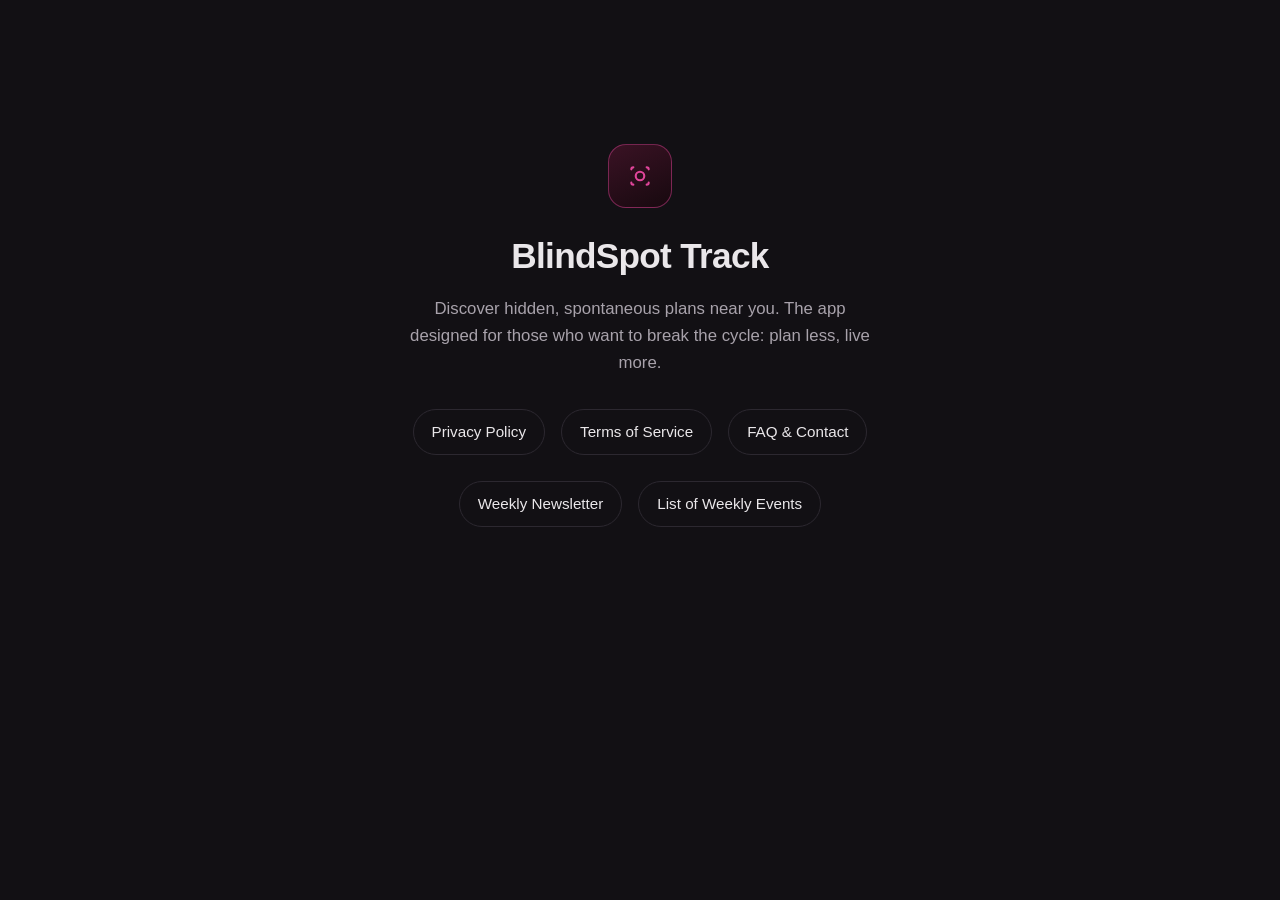
<file: index.html>
<!doctype html>
<html lang="en">
<head>
<meta charset="utf-8">
<meta name="viewport" content="width=device-width, initial-scale=1">
<title>BlindSpot Track</title>
<meta name="description" content="Discover hidden, spontaneous plans near you. The app designed for those who want to break the cycle: plan less, live more.">
<link rel="stylesheet" href="/style.css">
<link rel="icon" type="image/png" sizes="32x32" href="/favicon-32x32.png">
<link rel="icon" type="image/png" sizes="16x16" href="/favicon-16x16.png">
<link rel="icon" href="/favicon.ico" sizes="any">
<link rel="apple-touch-icon" href="/apple-touch-icon.png">
<style>
  .hero { text-align: center; padding: 96px 0 48px; }
  .hero .mark { width: 64px; height: 64px; margin: 0 auto 20px; border-radius: 18px; }
  .hero .mark svg { width: 32px; height: 32px; }
  .hero h1 { font-size: 2.2rem; }
  .hero p.tag { color: var(--muted); font-size: 1.05rem; max-width: 480px; margin: 12px auto 32px; }
  .links { display: flex; gap: 16px; justify-content: center; flex-wrap: wrap; }
  .links a {
    text-decoration: none;
    color: var(--text);
    border: 1px solid var(--rule);
    padding: 10px 18px;
    border-radius: 999px;
    font-size: 0.95rem;
  }
  .links a:hover, .links a:focus-visible { border-color: var(--accent); color: var(--accent); }
</style>
</head>
<body>
<main class="wrap">
  <div class="hero">
    <div class="mark" style="display:grid;place-items:center;background:linear-gradient(155deg,#3a1224,#17090f);border:1px solid rgba(224,69,154,.45);margin-left:auto;margin-right:auto;">
      <svg viewBox="0 0 24 24" fill="none" xmlns="http://www.w3.org/2000/svg">
        <circle cx="12" cy="12" r="3.2" stroke="#e0459a" stroke-width="1.6"/>
        <path d="M7 5.5c-1 0-1.5.5-1.5 1.5M17 5.5c1 0 1.5.5 1.5 1.5M7 18.5c-1 0-1.5-.5-1.5-1.5M17 18.5c1 0 1.5-.5 1.5-1.5" stroke="#e0459a" stroke-width="1.6" stroke-linecap="round"/>
      </svg>
    </div>
    <h1>BlindSpot Track</h1>
    <p class="tag">Discover hidden, spontaneous plans near you. The app designed for those who want to break the cycle: plan less, live more.</p>
    <div class="links">
      <a href="/privacy">Privacy Policy</a>
      <a href="/terms">Terms of Service</a>
      <a href="/faq">FAQ &amp; Contact</a>
    </div>
    <br>
    <div class="links">
      <a href="/newsletter">Weekly Newsletter</a>
      <a href="/events">List of Weekly Events</a>
    </div>
  </div>
</main>
</body>
</html>
</file>
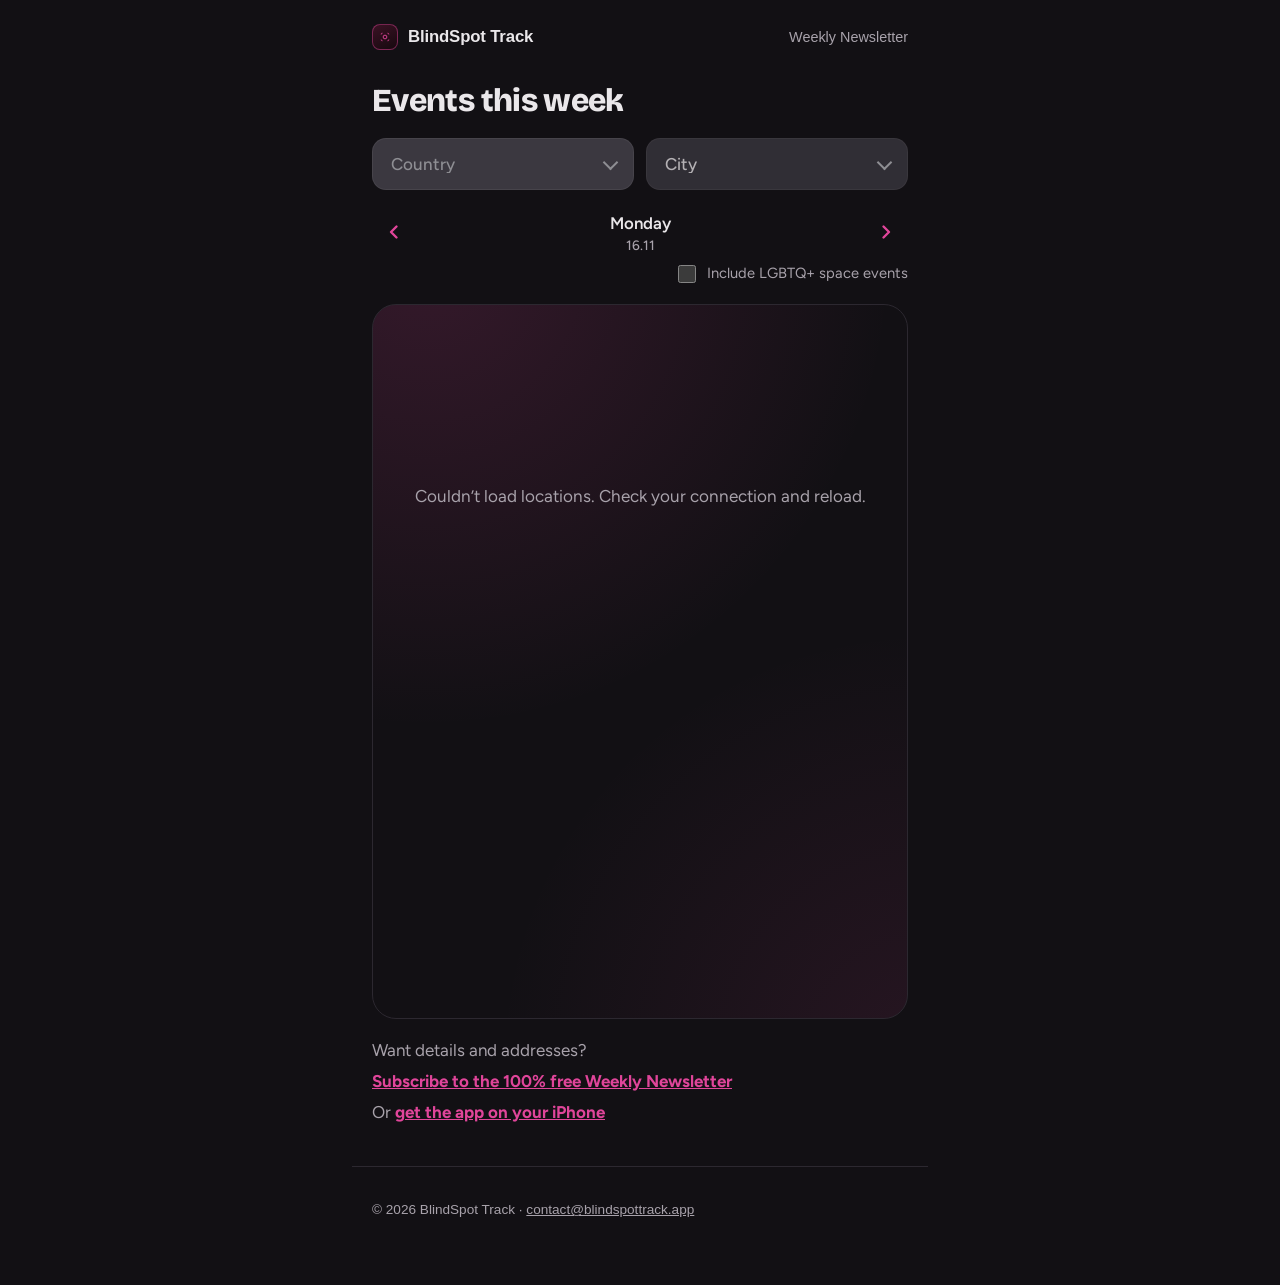
<file: events.html>
<!DOCTYPE html>
<html lang="en">
<head>
<meta charset="utf-8">
<meta name="viewport" content="width=device-width, initial-scale=1">
<meta name="theme-color" content="#121014">
<link rel="icon" type="image/png" sizes="32x32" href="/favicon-32x32.png">
<link rel="icon" type="image/png" sizes="16x16" href="/favicon-16x16.png">
<link rel="icon" href="/favicon.ico" sizes="any">
<link rel="apple-touch-icon" href="/apple-touch-icon.png">
<title>Events this week · BlindSpot Track</title>
<meta name="description" content="What's on this week in Warsaw, Kraków, Bydgoszcz and Wrocław: event titles by category, day by day.">
<link rel="preconnect" href="https://fonts.googleapis.com">
<link rel="preconnect" href="https://fonts.gstatic.com" crossorigin>
<link href="https://fonts.googleapis.com/css2?family=Bricolage+Grotesque:opsz,wght@12..96,500;12..96,800&family=Figtree:wght@400;500;600;700&display=swap" rel="stylesheet">
<style>
  :root {
    --paper: #121014;      /* site --bg */
    --ink: #eae7ea;        /* site --text */
    --ink-soft: #a8a2ab;   /* site --muted */
    --accent: #e0459a;     /* site --accent */
    --accent-ink: #121014;
    --card: #1b181d;       /* site --panel */
    --line: #2c2830;       /* site --rule */
    --field: #3b3840;      /* app authField (dark) */
    --field-line: rgba(255,255,255,.06);
    color-scheme: dark;
  }
  * { box-sizing: border-box; }
  [hidden] { display: none !important; }
  body {
    margin: 0; background: var(--paper); color: var(--ink);
    font-family: "Figtree", system-ui, -apple-system, "Segoe UI", sans-serif;
    font-size: 1.0625rem; line-height: 1.6; -webkit-font-smoothing: antialiased;
    padding-top: env(safe-area-inset-top, 0px); padding-bottom: env(safe-area-inset-bottom, 0px);
  }
  a { color: var(--accent); }
  :focus-visible { outline: 3px solid var(--accent); outline-offset: 3px; border-radius: 6px; }
  .sr-only { position: absolute; width: 1px; height: 1px; overflow: hidden; clip: rect(0 0 0 0); white-space: nowrap; }

  .wrap { max-width: 36rem; margin: 0 auto; padding: 0 1.25rem; }

  /* header + footer: same as the other pages (from style.css) */
  header.site { display: flex; align-items: center; justify-content: space-between; flex-wrap: wrap; gap: 8px 16px; max-width: 36rem; margin: 0 auto; padding: 24px 1.25rem 0; font-family: -apple-system, BlinkMacSystemFont, "Segoe UI", Roboto, Helvetica, Arial, sans-serif; }
  .brand { display: flex; align-items: center; gap: 10px; text-decoration: none; color: var(--ink); font-weight: 700; font-size: 1.05rem; letter-spacing: -0.01em; line-height: 1.6; }
  .brand .mark { width: 26px; height: 26px; border-radius: 8px; background: linear-gradient(155deg, #3a1224, #17090f); border: 1px solid rgba(224, 69, 154, 0.45); display: grid; place-items: center; }
  .brand .mark svg { width: 14px; height: 14px; }
  nav.crumbs { font-size: 0.9rem; font-family: inherit; }
  nav.crumbs a { color: var(--ink-soft); text-decoration: none; }
  nav.crumbs a:hover, nav.crumbs a:focus-visible { color: var(--accent); }
  footer.site { max-width: 36rem; margin: 0 auto; padding: 32px 1.25rem 64px; color: var(--ink-soft); font-size: 0.85rem; border-top: 1px solid var(--line); font-family: -apple-system, BlinkMacSystemFont, "Segoe UI", Roboto, Helvetica, Arial, sans-serif; }
  footer.site a { color: var(--ink-soft); }
  footer.site a:hover, footer.site a:focus-visible { color: var(--accent); }

  h1 { font-family: "Bricolage Grotesque", "Figtree", sans-serif; font-weight: 800; font-size: 2rem; line-height: 1.1; letter-spacing: -0.02em; margin: 2rem 0 1.25rem; }

  /* ---- pickers: same look as the app's Country / City fields ---- */
  .pickers { display: grid; gap: 12px; margin-bottom: 14px; }
  @media (min-width: 30rem) { .pickers { grid-template-columns: 1fr 1fr; } }
  .field { position: relative; }
  .field select {
    appearance: none; -webkit-appearance: none; width: 100%; height: 52px; cursor: pointer;
    font: 500 17px/1 "Figtree", system-ui, sans-serif; color: var(--ink);
    background: var(--field); border: 1px solid var(--field-line); border-radius: 14px;
    padding: 0 44px 0 18px;
  }
  .field select:invalid { color: #8e8e93; }
  .field select:disabled { cursor: not-allowed; opacity: .75; }
  .field select option { color: #111; background: #fff; }
  .field::after {
    content: ""; position: absolute; right: 18px; top: 50%; width: 9px; height: 9px; margin-top: -7px;
    border-right: 2px solid #8e8e93; border-bottom: 2px solid #8e8e93; transform: rotate(45deg); pointer-events: none;
  }

  /* ---- day bar: same as Museums for Free (arrows + day name, Monday to Sunday) ---- */
  .daybar { display: flex; align-items: center; justify-content: space-between; padding: 6px 0; }
  .daybar button.arrow {
    width: 44px; height: 44px; border: 0; background: none; cursor: pointer; color: var(--accent);
    display: grid; place-items: center; border-radius: 50%;
  }
  .daybar svg { width: 18px; height: 18px; }
  .daybar button.arrow:disabled { opacity: .22; cursor: default; }
  .daybar .label { text-align: center; min-width: 9rem; font-weight: 600; font-size: 1.05rem; }
  .daybar .label small { display: block; color: var(--ink-soft); font-weight: 500; font-size: 0.85rem; line-height: 1.2; }

  .tools { display: flex; flex-wrap: wrap; gap: 10px 18px; align-items: center; justify-content: space-between; margin: 2px 0 18px; }
  .tools .check { margin-left: auto; }
  .seg { display: inline-flex; border: 1px solid var(--line); border-radius: 999px; padding: 3px; gap: 2px; }
  .seg button { font: 600 0.9rem "Figtree", sans-serif; color: var(--ink-soft); background: none; border: 0; border-radius: 999px; padding: 7px 14px; cursor: pointer; min-height: 34px; }
  .seg button[aria-pressed="true"] { background: var(--accent); color: var(--accent-ink); }
  .check { display: flex; align-items: center; gap: 8px; color: var(--ink-soft); font-size: 0.92rem; cursor: pointer; }
  .check input { width: 18px; height: 18px; accent-color: var(--accent); }

  /* ---- the 3:4 card you screenshot for Instagram ---- */
  .card {
    container-type: inline-size; position: relative;
    width: min(100%, 560px); margin: 0 auto; aspect-ratio: 3 / 4; overflow: hidden;
    border-radius: 24px; border: 1px solid var(--line);
    background:
      radial-gradient(circle at 10% -6%, rgba(224,69,154,.17), transparent 52%),
      radial-gradient(circle at 104% 106%, rgba(224,69,154,.10), transparent 46%),
      var(--paper);
  }
  .card-in { position: absolute; inset: 0; display: flex; flex-direction: column; padding: 6cqw 7cqw 5cqw; }
  .card.expanded { aspect-ratio: auto; overflow: visible; }
  .card.expanded .card-in { position: static; }

  .head .row { display: flex; align-items: baseline; justify-content: space-between; gap: 3cqw; }
  .country { font-family: "Bricolage Grotesque", "Figtree", sans-serif; font-weight: 800; font-size: 6.8cqw; line-height: 1.05; letter-spacing: -0.02em; }
  .range { color: var(--ink-soft); font-size: 3.4cqw; font-variant-numeric: tabular-nums; white-space: nowrap; }
  .city { font-weight: 600; font-size: 4.3cqw; line-height: 1.2; margin-top: .6cqw; }
  .dayname { text-align: center; color: var(--accent); font-weight: 700; font-size: 3.9cqw; letter-spacing: .02em; margin: 3.2cqw 0 3cqw; }

  .list { flex: 1 1 auto; min-height: 0; overflow: hidden; }
  .card.expanded .list { flex: none; overflow: visible; }
  .cat { margin: 0 0 2.8cqw; }
  .cat h3 { margin: 0 0 1.6cqw; padding-bottom: 1cqw; font-size: 3.4cqw; line-height: 1.2; font-weight: 700; border-bottom: max(1px, .3cqw) solid var(--c, var(--accent)); }
  .cat ul { list-style: none; margin: 0; padding: 0; }
  .cat li { font-size: 2.95cqw; line-height: 1.3; margin: 0 0 1.1cqw; overflow-wrap: anywhere; }
  .lgbtq {
    display: inline-block; vertical-align: .08em; margin-left: 1.6cqw; padding: .45cqw 1.6cqw; border-radius: 999px;
    font-size: 2cqw; line-height: 1.3; font-weight: 700; letter-spacing: .06em; text-transform: uppercase; white-space: nowrap;
    color: var(--ink); border: max(1px, .3cqw) solid transparent;
    background: linear-gradient(var(--paper), var(--paper)) padding-box,
                linear-gradient(90deg, #ff3b3b, #ff9f1a, #ffe033, #2ecc71, #2f80ff, #8a4fff) border-box;
  }
  .msg { color: var(--ink-soft); font-size: 3.2cqw; text-align: center; padding: 8cqw 0; }
  .more {
    display: inline-flex; align-items: center; gap: 1.6cqw; background: none; border: 0; cursor: pointer;
    color: var(--accent); font: 700 2.9cqw "Figtree", sans-serif; letter-spacing: .09em; text-transform: uppercase;
    min-height: 40px; padding: 0;
  }
  .more svg { width: 3.4cqw; height: 3.4cqw; min-width: 11px; min-height: 11px; transition: transform .2s; }
  .card.expanded .more svg { transform: rotate(180deg); }

  .cta { width: min(100%, 560px); margin: 18px auto 40px; color: var(--ink-soft); font-size: 1.0625rem; line-height: 1.6; }
  .cta p { margin: 0 0 4px; }
  .cta a { font-weight: 700; }

  @media (prefers-reduced-motion: reduce) { .more svg { transition: none; } }
</style>
</head>
<body>

<header class="site">
  <a class="brand" href="/">
    <span class="mark">
      <svg viewBox="0 0 24 24" fill="none" xmlns="http://www.w3.org/2000/svg">
        <circle cx="12" cy="12" r="3.2" stroke="#e0459a" stroke-width="1.6"/>
        <path d="M7 5.5c-1 0-1.5.5-1.5 1.5M17 5.5c1 0 1.5.5 1.5 1.5M7 18.5c-1 0-1.5-.5-1.5-1.5M17 18.5c1 0 1.5-.5 1.5-1.5" stroke="#e0459a" stroke-width="1.6" stroke-linecap="round"/>
      </svg>
    </span>
    BlindSpot Track
  </a>
  <nav class="crumbs"><a href="/newsletter.html">Weekly Newsletter</a></nav>
</header>

<main class="wrap">
  <h1>Events this week</h1>

  <div class="pickers">
    <div class="field">
      <label class="sr-only" for="country">Country</label>
      <select id="country" required><option value="" disabled selected hidden>Country</option></select>
    </div>
    <div class="field">
      <label class="sr-only" for="city">City</label>
      <select id="city" required disabled><option value="" disabled selected hidden>City</option></select>
    </div>
  </div>

  <div class="daybar" id="daybar">
    <button type="button" class="arrow" id="prev" aria-label="Previous day">
      <svg viewBox="0 0 18 18" fill="none" stroke="currentColor" stroke-width="2.4" stroke-linecap="round" stroke-linejoin="round" aria-hidden="true"><path d="M11.5 3.5 6 9l5.5 5.5"/></svg>
    </button>
    <div class="label" id="daylabel" aria-live="polite">Monday<small>16.11</small></div>
    <button type="button" class="arrow" id="next" aria-label="Next day">
      <svg viewBox="0 0 18 18" fill="none" stroke="currentColor" stroke-width="2.4" stroke-linecap="round" stroke-linejoin="round" aria-hidden="true"><path d="M6.5 3.5 12 9l-5.5 5.5"/></svg>
    </button>
  </div>

  <div class="tools">
    <div class="seg" id="seg" role="group" aria-label="Week" hidden>
      <button type="button" id="wk0" aria-pressed="true">This week</button>
      <button type="button" id="wk1" aria-pressed="false">Next week</button>
    </div>
    <label class="check"><input type="checkbox" id="lgbtq"> Include LGBTQ+ space events</label>
  </div>

  <section class="card" id="card" aria-label="Events list">
    <div class="card-in">
      <div class="head">
        <div class="row"><span class="country" id="c-country">&nbsp;</span><span class="range" id="c-range"></span></div>
        <div class="city" id="c-city">&nbsp;</div>
        <div class="dayname" id="c-day"></div>
      </div>

      <div class="list" id="list" aria-live="polite"></div>
    </div>
  </section>

  <div class="cta">
    <p>Want details and addresses?</p>
    <p><a href="/newsletter.html">Subscribe to the 100% free Weekly Newsletter</a></p>
    <p>Or <a href="https://apps.apple.com/pl/app/blindspot-track/id6802796631" rel="noopener">get the app on your iPhone</a></p>
  </div>
</main>

<footer class="site">
  © 2026 BlindSpot Track · <a href="mailto:contact@blindspottrack.app">contact@blindspottrack.app</a>
</footer>

<script>
(function () {
  // ---- SETTINGS ----
  var SUPABASE_URL = "https://lyflmzufkykzdoanjutk.supabase.co";
  var SUPABASE_ANON_KEY = "sb_publishable_mmBj_TA9q1r1w6W_kLENGg_YM1nmcnU";
  var REFRESH_MS = 60 * 1000;
  // ------------------

  // Same colors as AppColors.categoryPalette in the app; anything else uses the brand pink.
  var CAT_COLORS = {
    "Nightlife": "#805CB8", "Music": "#5280BD", "Art": "#BD6685",
    "Sport": "#528F70", "Business": "#9E8557", "Urban": "#2E8085"
  };
  var DAYS = ["Monday", "Tuesday", "Wednesday", "Thursday", "Friday", "Saturday", "Sunday"];

  var $ = function (id) { return document.getElementById(id); };
  var el = {
    country: $("country"), city: $("city"), prev: $("prev"), next: $("next"), dayLabel: $("daylabel"),
    seg: $("seg"), wk0: $("wk0"), wk1: $("wk1"), lgbtq: $("lgbtq"), card: $("card"), list: $("list"),
    cCountry: $("c-country"), cCity: $("c-city"), cRange: $("c-range"), cDay: $("c-day")
  };

  var st = { countries: [], cities: [], countryId: null, cityId: null, weekOffset: 0, dayIndex: 0,
             rows: null, expanded: false, requestId: 0, lastKey: "", todayKey: "" };

  function headers() { return { "apikey": SUPABASE_ANON_KEY, "Content-Type": "application/json" }; }

  function get(path) {
    return fetch(SUPABASE_URL + "/rest/v1/" + path, { headers: headers() }).then(function (r) {
      if (!r.ok) throw new Error("HTTP " + r.status);
      return r.json();
    });
  }

  function rpc(name, body) {
    return fetch(SUPABASE_URL + "/rest/v1/rpc/" + name, { method: "POST", headers: headers(), body: JSON.stringify(body) })
      .then(function (r) { if (!r.ok) throw new Error("HTTP " + r.status); return r.json(); });
  }

  // ---------- dates (always in the selected city's own timezone) ----------
  function currentCity() { return st.cities.filter(function (c) { return c.id === st.cityId; })[0] || null; }
  function currentCountry() { return st.countries.filter(function (c) { return c.id === st.countryId; })[0] || null; }
  function tz() { var c = currentCity(); return (c && c.timezone) || "Europe/Warsaw"; }

  function todayISO() {
    try {
      return new Intl.DateTimeFormat("en-CA", { timeZone: tz(), year: "numeric", month: "2-digit", day: "2-digit" }).format(new Date());
    } catch (e) { return new Date().toISOString().slice(0, 10); }
  }
  function isoToUTC(iso) { var p = iso.split("-"); return Date.UTC(+p[0], +p[1] - 1, +p[2]); }
  function utcToISO(ms) { return new Date(ms).toISOString().slice(0, 10); }
  function todayIndex() { return (new Date(isoToUTC(todayISO())).getUTCDay() + 6) % 7; } // Monday = 0

  function weekDates() {
    var t = isoToUTC(todayISO());
    var monday = t - todayIndex() * 864e5 + st.weekOffset * 7 * 864e5;
    var out = [];
    for (var i = 0; i < 7; i++) out.push(utcToISO(monday + i * 864e5));
    return out;
  }
  function dm(iso) { return iso.slice(8, 10) + "." + iso.slice(5, 7); }

  // Days that have passed can not be opened, and "Next week" exists only on Sundays.
  function isSunday() { return todayIndex() === 6; }
  function minDay() { return st.weekOffset === 0 ? todayIndex() : 0; }
  function normalize() {
    if (st.weekOffset === 1 && !isSunday()) st.weekOffset = 0;
    var lo = minDay();
    if (st.dayIndex < lo) st.dayIndex = lo;
    if (st.dayIndex > 6) st.dayIndex = 6;
  }

  // ---------- pickers ----------
  function sortByName(a, b) { return a.name.localeCompare(b.name, "en", { sensitivity: "base" }); }

  function fillCountries() {
    el.country.innerHTML = '<option value="" disabled hidden>Country</option>';
    st.countries.slice().sort(sortByName).forEach(function (c) {
      var o = document.createElement("option"); o.value = c.id; o.textContent = c.name; el.country.appendChild(o);
    });
    el.country.value = st.countryId == null ? "" : String(st.countryId);
  }

  function fillCities() {
    el.city.innerHTML = "";
    if (st.countryId == null) {
      el.city.disabled = true;
      el.city.innerHTML = '<option value="" disabled selected>Choose Country first.</option>';
      return;
    }
    el.city.disabled = false;
    el.city.innerHTML = '<option value="" disabled hidden>City</option>';
    st.cities.filter(function (c) { return c.country_id === st.countryId; }).sort(sortByName).forEach(function (c) {
      var o = document.createElement("option"); o.value = c.id; o.textContent = c.name; el.city.appendChild(o);
    });
    el.city.value = st.cityId == null ? "" : String(st.cityId);
  }

  function saveSelection() {
    try { localStorage.setItem("bs_events_loc", JSON.stringify({ c: st.countryId, y: st.cityId })); } catch (e) {}
  }
  function restoreSelection() {
    var saved = null;
    try { saved = JSON.parse(localStorage.getItem("bs_events_loc") || "null"); } catch (e) {}
    var city = saved && st.cities.filter(function (c) { return c.id === saved.y && c.country_id === saved.c; })[0];
    if (!city) {
      var pl = st.countries.filter(function (c) { return c.name === "Poland"; })[0];
      city = pl && st.cities.filter(function (c) { return c.country_id === pl.id && c.name === "Warsaw"; })[0];
    }
    if (city) { st.countryId = city.country_id; st.cityId = city.id; }
  }

  // ---------- header / day bar ----------
  function renderChrome() {
    normalize();
    st.todayKey = todayISO();
    el.seg.hidden = !isSunday();
    el.prev.disabled = st.dayIndex <= minDay();
    el.next.disabled = st.dayIndex >= 6;
    var week = weekDates();
    var day = week[st.dayIndex];
    el.dayLabel.innerHTML = DAYS[st.dayIndex] + "<small>" + dm(day) + "</small>";
    el.wk0.setAttribute("aria-pressed", st.weekOffset === 0);
    el.wk1.setAttribute("aria-pressed", st.weekOffset === 1);
    var country = currentCountry(), city = currentCity();
    el.cCountry.textContent = country ? country.name : "\u00a0";
    el.cCity.textContent = city ? city.name : "\u00a0";
    el.cRange.textContent = dm(week[0]) + "-" + dm(week[6]);
    el.cDay.textContent = DAYS[st.dayIndex];
  }

  // ---------- events ----------
  function groupRows(rows) {
    var map = {};
    rows.forEach(function (r) { (map[r.category] = map[r.category] || []).push({ title: r.title, lgbtq: r.is_lgbtq_space === true }); });
    return Object.keys(map).sort(function (a, b) { return a.localeCompare(b, "en", { sensitivity: "base" }); })
      .map(function (k) { return { category: k, titles: map[k] }; });
  }

  function chevron() {
    return '<svg viewBox="0 0 12 12" fill="none" stroke="currentColor" stroke-width="2" stroke-linecap="round" stroke-linejoin="round" aria-hidden="true"><path d="M2 4.2 6 8l4-3.8"/></svg>';
  }

  function renderList() {
    el.list.innerHTML = "";
    if (st.rows === null) return;
    var groups = groupRows(st.rows);

    if (!groups.length) {
      var m = document.createElement("p"); m.className = "msg";
      m.textContent = "No events listed for " + DAYS[st.dayIndex] + " yet.";
      el.list.appendChild(m);
      el.card.classList.remove("expanded");
      return;
    }

    groups.forEach(function (g) {
      var wrap = document.createElement("div"); wrap.className = "cat";
      wrap.style.setProperty("--c", CAT_COLORS[g.category] || "var(--accent)");
      var h = document.createElement("h3"); h.textContent = g.category; wrap.appendChild(h);
      var ul = document.createElement("ul");
      g.titles.forEach(function (t) {
        var li = document.createElement("li"); li.textContent = t.title;
        if (t.lgbtq) { var tag = document.createElement("span"); tag.className = "lgbtq"; tag.textContent = "LGBTQ+"; li.appendChild(tag); }
        ul.appendChild(li);
      });
      wrap.appendChild(ul); el.list.appendChild(wrap);
    });

    var more = document.createElement("button");
    more.type = "button"; more.className = "more"; more.id = "more"; more.hidden = true;
    more.addEventListener("click", function () {
      st.expanded = !st.expanded;
      el.card.classList.toggle("expanded", st.expanded);
      fit();
    });
    el.list.appendChild(more);
    fit();
  }

  // Keeps the card at exactly 3:4: hides whatever does not fit and shows "AND N MORE".
  function fit() {
    var more = $("more");
    if (!more) return;
    var items = [].slice.call(el.list.querySelectorAll(".cat h3, .cat li"));
    var groups = [].slice.call(el.list.querySelectorAll(".cat"));
    items.forEach(function (n) { n.hidden = false; });
    groups.forEach(function (g) { g.hidden = false; });

    if (st.expanded) {
      more.hidden = false;
      more.setAttribute("aria-expanded", "true");
      more.innerHTML = "Show less " + chevron();
      return;
    }

    var overflows = function () { return el.list.scrollHeight > el.list.clientHeight + 1; };
    more.hidden = true;
    if (!overflows()) return;

    more.hidden = false;
    more.setAttribute("aria-expanded", "false");
    for (var i = items.length - 1; i >= 0 && overflows(); i--) {
      items[i].hidden = true;
      groups.forEach(function (g) { g.hidden = !g.querySelector("li:not([hidden])"); });
    }
    var hiddenCount = items.filter(function (n) { return n.tagName === "LI" && n.hidden; }).length;
    if (hiddenCount === 0) { more.hidden = true; return; }
    more.innerHTML = "And " + hiddenCount + " more " + chevron();
  }

  function loadEvents(quiet) {
    var city = currentCity();
    if (!city) { st.rows = null; renderList(); return; }
    normalize();
    var day = weekDates()[st.dayIndex];
    var key = [city.id, day, el.lgbtq.checked].join("|");
    var id = ++st.requestId;
    if (!quiet) { st.rows = null; el.list.innerHTML = '<p class="msg">Loading…</p>'; }

    rpc("web_event_titles", { p_city_id: city.id, p_day: day, p_include_lgbtq: el.lgbtq.checked })
      .then(function (rows) {
        if (id !== st.requestId) return; // a newer request replaced this one
        var sig = key + JSON.stringify(rows);
        if (quiet && sig === st.lastKey) return; // nothing changed, don't redraw
        st.lastKey = sig; st.rows = rows; renderList();
      })
      .catch(function (err) {
        if (id !== st.requestId || quiet) return;
        console.error("Events failed to load:", err);
        st.rows = null;
        el.list.innerHTML = '<p class="msg">Couldn\u2019t load events. Check your connection and try again.</p>';
      });
  }

  function refresh() { st.expanded = false; el.card.classList.remove("expanded"); renderChrome(); loadEvents(false); }

  // ---------- events from the controls ----------
  el.country.addEventListener("change", function () {
    st.countryId = +el.country.value; st.cityId = null; fillCities(); saveSelection(); renderChrome(); st.rows = null; st.requestId++; el.list.innerHTML = '<p class="msg">Choose a city.</p>';
  });
  el.city.addEventListener("change", function () { st.cityId = +el.city.value; saveSelection(); st.dayIndex = st.weekOffset ? 0 : todayIndex(); refresh(); });

  function step(d) {
    var n = st.dayIndex + d;
    if (n < minDay() || n > 6) return; // no going back to days that have passed, no wrapping
    st.dayIndex = n; refresh();
  }
  el.prev.addEventListener("click", function () { step(-1); });
  el.next.addEventListener("click", function () { step(1); });

  function setWeek(n) { st.weekOffset = n; st.dayIndex = n ? 0 : todayIndex(); refresh(); }
  el.wk0.addEventListener("click", function () { setWeek(0); });
  el.wk1.addEventListener("click", function () { setWeek(1); });
  el.lgbtq.addEventListener("change", refresh);

  // swipe left / right over the card or day bar changes the day, like in the app
  var sx = 0, sy = 0;
  [el.card, $("daybar")].forEach(function (node) {
    node.addEventListener("touchstart", function (e) { sx = e.touches[0].clientX; sy = e.touches[0].clientY; }, { passive: true });
    node.addEventListener("touchend", function (e) {
      var dx = e.changedTouches[0].clientX - sx, dy = e.changedTouches[0].clientY - sy;
      if (Math.abs(dx) > 50 && Math.abs(dx) > Math.abs(dy) * 1.5) step(dx < 0 ? 1 : -1);
    }, { passive: true });
  });

  // keep the list fresh without reloading the page
  function tick() {
    if (document.hidden || !currentCity()) return;
    if (st.todayKey && todayISO() !== st.todayKey) { st.weekOffset = 0; st.dayIndex = todayIndex(); refresh(); return; }
    loadEvents(true);
  }
  setInterval(tick, REFRESH_MS);
  document.addEventListener("visibilitychange", tick);
  var resizeTimer;
  window.addEventListener("resize", function () { clearTimeout(resizeTimer); resizeTimer = setTimeout(fit, 120); });
  if (document.fonts && document.fonts.ready) document.fonts.ready.then(fit);

  // ---------- start ----------
  Promise.all([get("countries?select=id,name"), get("cities?select=id,name,country_id,timezone")])
    .then(function (res) {
      st.countries = res[0]; st.cities = res[1];
      restoreSelection();
      fillCountries(); fillCities();
      st.dayIndex = todayIndex();
      refresh();
    })
    .catch(function (err) {
      console.error("Locations failed to load:", err);
      el.list.innerHTML = '<p class="msg">Couldn\u2019t load locations. Check your connection and reload.</p>';
    });
})();
</script>
</body>
</html>
</file>
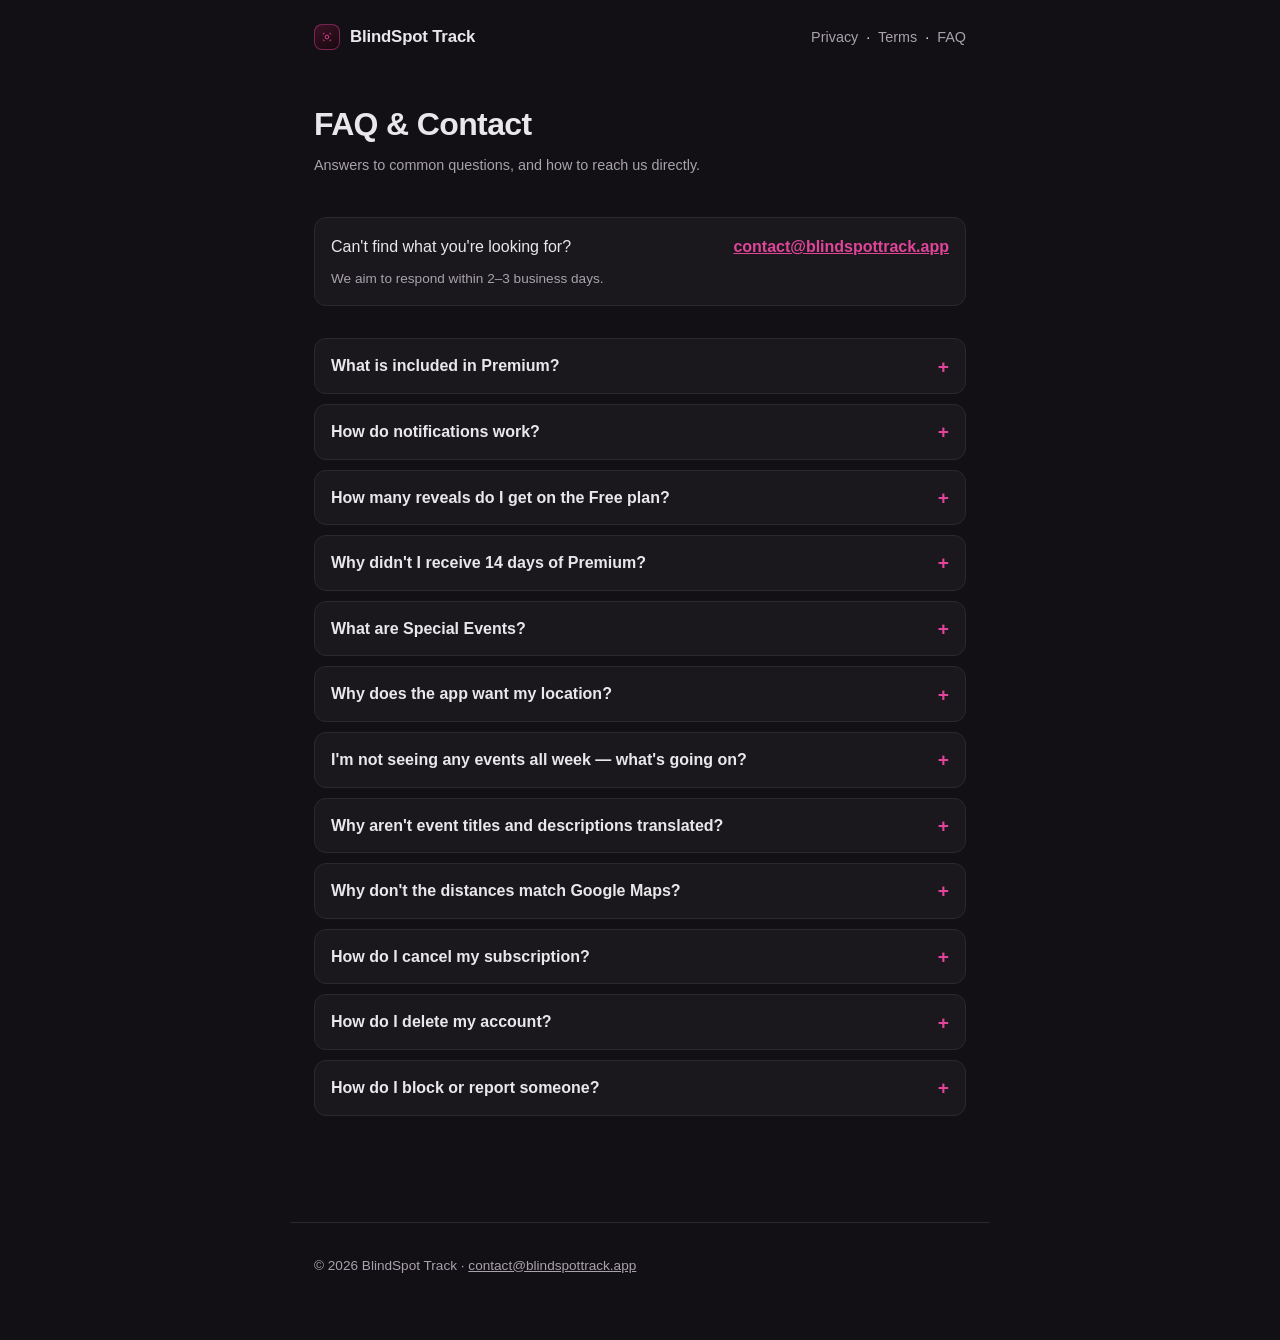
<file: faq.html>
<!doctype html>
<html lang="en">
<head>
<meta charset="utf-8">
<meta name="viewport" content="width=device-width, initial-scale=1">
<title>FAQ &amp; Contact — BlindSpot Track</title>
<meta name="description" content="Frequently asked questions and how to reach BlindSpot Track support.">
<link rel="stylesheet" href="/style.css">
<link rel="icon" type="image/png" sizes="32x32" href="/favicon-32x32.png">
<link rel="icon" type="image/png" sizes="16x16" href="/favicon-16x16.png">
<link rel="icon" href="/favicon.ico" sizes="any">
<link rel="apple-touch-icon" href="/apple-touch-icon.png">
</head>
<body>
<header class="site">
  <a class="brand" href="/">
    <span class="mark">
      <svg viewBox="0 0 24 24" fill="none" xmlns="http://www.w3.org/2000/svg">
        <circle cx="12" cy="12" r="3.2" stroke="#e0459a" stroke-width="1.6"/>
        <path d="M7 5.5c-1 0-1.5.5-1.5 1.5M17 5.5c1 0 1.5.5 1.5 1.5M7 18.5c-1 0-1.5-.5-1.5-1.5M17 18.5c1 0 1.5-.5 1.5-1.5" stroke="#e0459a" stroke-width="1.6" stroke-linecap="round"/>
      </svg>
    </span>
    BlindSpot Track
  </a>
  <nav class="crumbs">
    <a href="/privacy">Privacy</a> &nbsp;·&nbsp; <a href="/terms">Terms</a> &nbsp;·&nbsp; <a href="/faq">FAQ</a>
  </nav>
</header>
<main class="wrap">
<h1>FAQ &amp; Contact</h1>
<p class="updated">Answers to common questions, and how to reach us directly.</p>

<div class="contact-card">
  <span>Can't find what you're looking for?</span>
  <a href="mailto:contact@blindspottrack.app">contact@blindspottrack.app</a>
  <span class="note">We aim to respond within 2–3 business days.</span>
</div>

<details class="faq">
<summary>What is included in Premium?</summary>
<p>Premium gives you unlimited reveals. See every hidden event's exact address at any time with no weekly limit. Everything else (browsing, filtering by day and category, friends) is already available on the Free plan.</p>
</details>
<details class="faq">
<summary>How do notifications work?</summary>
<p>The 10am notification schedules the next 7 days individually, each showing how many hidden events are happening that day in your city — counting everything regardless of your day, category, or distance filters, respecting only your LGBTQ+ Spaces setting. Pinned-event reminders arrive 2 hours before your pinned event starts.</p>
</details>
<details class="faq">
<summary>How many reveals do I get on the Free plan?</summary>
<p>One reveal per week, refreshing every Monday. New accounts also get a 14-day Discovery Pass with unlimited reveals to try things out.</p>
</details>
<details class="faq">
<summary>Why didn't I receive 14 days of Premium?</summary>
<p>The Discovery Pass is a one-time welcome offer per email address. If this email already used one before — even on a deleted account — a new signup goes straight to the Free plan instead. You can still subscribe anytime for Full Access.</p>
</details>
<details class="faq">
<summary>What are Special Events?</summary>
<p>Special Events are organized or co-organized by BlindSpot Track. Look for the golden “SPECIAL” badge on the event card. They are always fully revealed to everyone right away — no waiting or arrival needed. Tap the star icon at the top of the Events screen to view them all in one place, grouped by city, and turn on notifications for when they go live.</p>
</details>
<details class="faq">
<summary>Why does the app want my location?</summary>
<p>Location is only used to show how far away each event is. It's entirely optional — you can browse, and your city is always set manually, whether or not you share your location.</p>
</details>
<details class="faq">
<summary>I'm not seeing any events all week — what's going on?</summary>
<p>Check Profile → Radius: if it's set to 5 or 10 km instead of Unlimited, events farther away than that get hidden. Also check your category filters at the top of the Events screen — if one's selected, only that category shows. Switching Radius to Unlimited and clearing any category filter will bring everything back.</p>
</details>
<details class="faq">
<summary>Why aren't event titles and descriptions translated?</summary>
<p>Events are added by hand, and with how many go up every day, translating each one into every supported language isn't realistic — so event content is written in English by default. If an event only makes sense in its original language, it's posted in that language instead, and you'll see a “Languages:” note on the card. The rest of the app (menus, buttons, filters, this FAQ) is fully translated regardless.</p>
</details>
<details class="faq">
<summary>Why don't the distances match Google Maps?</summary>
<p>Before an event is revealed, the distance shown is a straight-line measurement — a direct line between you and the event, not following roads, so it's usually shorter than an actual walking distance would be. Once you reveal an event, the app shows real walking distance and time instead, calculated the same way Apple Maps would.</p>
</details>
<details class="faq">
<summary>How do I cancel my subscription?</summary>
<p>Go to Settings → Privacy &amp; Security → Subscription → Manage or Cancel Subscription in the app. Subscriptions are billed and managed entirely by Apple; this opens Apple's own subscription management screen.</p>
</details>
<details class="faq">
<summary>How do I delete my account?</summary>
<p>Settings → Privacy &amp; Security → Delete My Account, in the app. This permanently removes your account, profile, friend connections, and shared events. This action can't be undone.</p>
</details>
<details class="faq">
<summary>How do I block or report someone?</summary>
<p>Report a user from the Help screen in the app using “Report a User,” and manage blocked accounts from Settings → Privacy &amp; Security → Blocked Users.</p>
</details>
</main>
<footer class="site">
  © 2026 BlindSpot Track · <a href="mailto:contact@blindspottrack.app">contact@blindspottrack.app</a>
</footer>
</body>
</html>
</file>
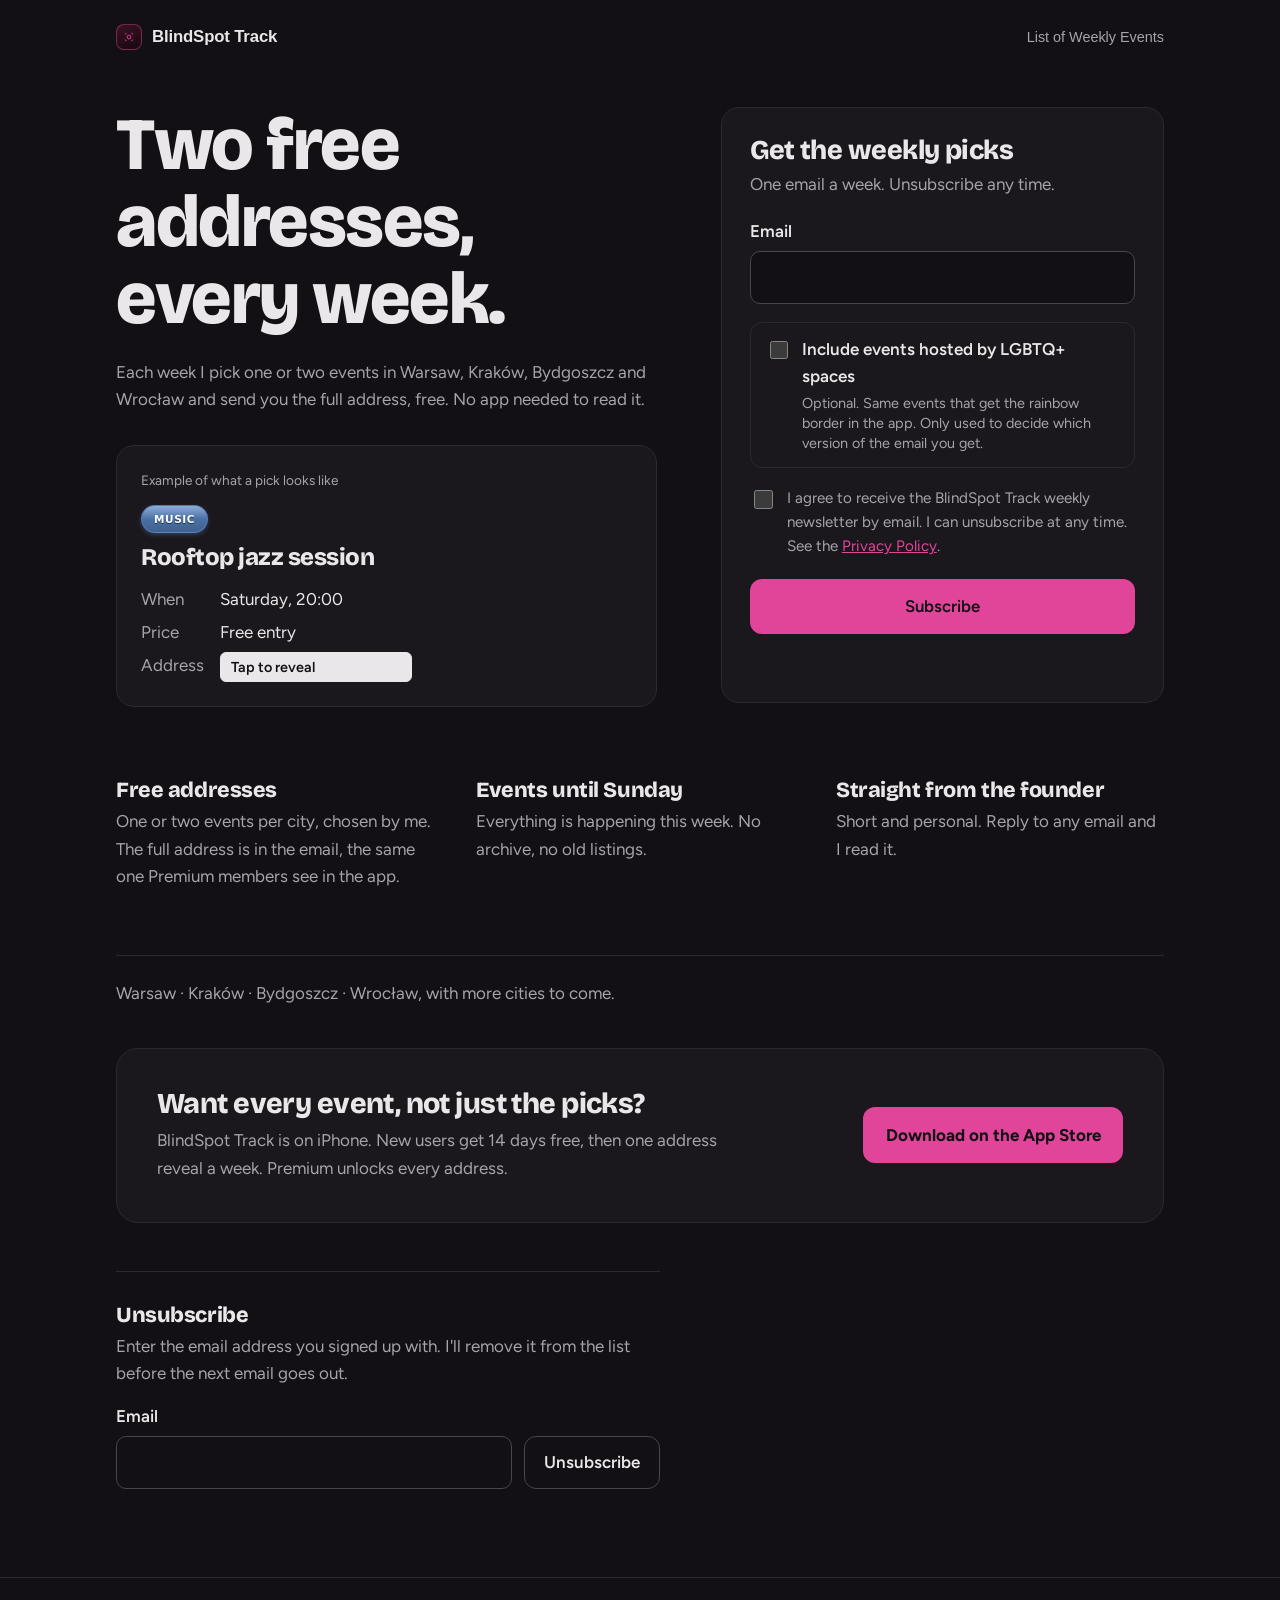
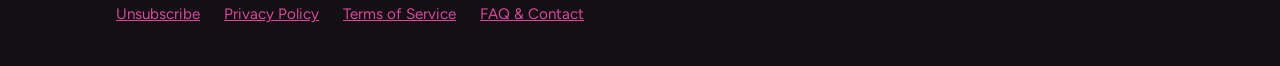
<file: newsletter.html>
<!DOCTYPE html>
<html lang="en">
<head>
<meta charset="utf-8">
<meta name="viewport" content="width=device-width, initial-scale=1">
<meta name="theme-color" content="#121014">
<link rel="icon" type="image/png" sizes="32x32" href="/favicon-32x32.png">
<link rel="icon" type="image/png" sizes="16x16" href="/favicon-16x16.png">
<link rel="icon" href="/favicon.ico" sizes="any">
<link rel="apple-touch-icon" href="/apple-touch-icon.png">
<title>Weekly newsletter · BlindSpot Track</title>
<meta name="description" content="Every week, one or two free event addresses per city: Warsaw, Kraków, Bydgoszcz and Wrocław, picked by the founder of BlindSpot Track.">
<link rel="preconnect" href="https://fonts.googleapis.com">
<link rel="preconnect" href="https://fonts.gstatic.com" crossorigin>
<link href="https://fonts.googleapis.com/css2?family=Bricolage+Grotesque:opsz,wght@12..96,500;12..96,800&family=Figtree:wght@400;500;600&display=swap" rel="stylesheet">
<style>
  :root {
    --paper: #121014;      /* site --bg */
    --ink: #eae7ea;        /* site --text */
    --ink-soft: #a8a2ab;   /* site --muted */
    --accent: #e0459a;     /* site --accent */
    --accent-ink: #121014;
    --card: #1b181d;       /* site --panel */
    --line: #2c2830;       /* site --rule */
    --field: #4a4350;
    --error: #ff8f85;
    --ok: #7fd6a4;
    color-scheme: dark;
  }
  * { box-sizing: border-box; }
  html { scroll-padding-top: 1rem; }
  body {
    margin: 0;
    background: var(--paper);
    color: var(--ink);
    font-family: "Figtree", system-ui, -apple-system, "Segoe UI", sans-serif;
    font-size: 1.0625rem;
    line-height: 1.6;
    padding-top: env(safe-area-inset-top, 0px);
    padding-bottom: env(safe-area-inset-bottom, 0px);
  }
  h1, h2 {
    font-family: "Bricolage Grotesque", "Figtree", system-ui, sans-serif;
    line-height: 1.05;
    letter-spacing: -0.02em;
    margin: 0;
  }
  a { color: var(--accent); }
  :focus-visible { outline: 3px solid var(--accent); outline-offset: 3px; border-radius: 4px; }

  .wrap { max-width: 68rem; margin: 0 auto; padding: 0 1.25rem; }
  /* header: same as the other pages (from style.css) */
  header.site { display: flex; align-items: center; justify-content: space-between; flex-wrap: wrap; gap: 8px 16px; max-width: 68rem; margin: 0 auto; padding: 24px 1.25rem 0; font-family: -apple-system, BlinkMacSystemFont, "Segoe UI", Roboto, Helvetica, Arial, sans-serif; }
  .brand { display: flex; align-items: center; gap: 10px; text-decoration: none; color: var(--ink); font-weight: 700; font-size: 1.05rem; letter-spacing: -0.01em; line-height: 1.6; }
  .brand .mark { width: 26px; height: 26px; border-radius: 8px; background: linear-gradient(155deg, #3a1224, #17090f); border: 1px solid rgba(224, 69, 154, 0.45); display: grid; place-items: center; }
  .brand .mark svg { width: 14px; height: 14px; }
  nav.crumbs { font-size: 0.9rem; font-family: inherit; }
  nav.crumbs a { color: var(--ink-soft); text-decoration: none; }
  nav.crumbs a:hover, nav.crumbs a:focus-visible { color: var(--accent); }

  .hero { display: grid; gap: 2.5rem; padding: 2rem 0 3.5rem; align-items: start; }
  @media (min-width: 52rem) { .hero { grid-template-columns: 1.1fr 0.9fr; gap: 4rem; padding-top: 3.5rem; } }

  h1 { font-size: clamp(2.6rem, 7vw, 4.6rem); font-weight: 800; }
  .lede { color: var(--ink-soft); max-width: 34rem; margin: 1.25rem 0 0; }

  /* the memorable element: a redacted address you can reveal */
  .sample { background: var(--card); border: 1px solid var(--line); border-radius: 18px; padding: 1.5rem; margin-top: 2rem; max-width: 34rem; }
  .sample-tag { font-size: 0.85rem; color: var(--ink-soft); margin: 0 0 0.75rem; }
  /* category pill: mirrors EventCategoryBadge in the app */
  .pill {
    display: inline-block; margin: 0 0 0.75rem;
    font: 700 10.5px/12px "SF Pro Rounded", ui-rounded, "Arial Rounded MT Bold", system-ui, sans-serif;
    letter-spacing: 0.6px; text-transform: uppercase; color: #fff;
    text-shadow: 0 1px 0.5px rgba(0,0,0,.55);
    padding: 7px 12px; border-radius: 999px;
    border: 1px solid rgba(var(--rgb), .9);
    background: linear-gradient(180deg, rgba(255,255,255,.35), rgba(255,255,255,0) 50%),
                linear-gradient(180deg, rgb(var(--rgb)), rgba(var(--rgb), .7));
    box-shadow: 0 2px 4px rgba(var(--rgb), .35);
  }
  .sample h2 { font-size: 1.5rem; font-weight: 800; }
  .sample dl { margin: 1rem 0 0; display: grid; grid-template-columns: auto 1fr; gap: 0.35rem 1rem; }
  .sample dt { color: var(--ink-soft); }
  .sample dd { margin: 0; }
  .redact {
    font: inherit; color: inherit; cursor: pointer; text-align: left;
    background: var(--ink); color: var(--paper); border: 1px solid var(--ink); border-radius: 6px;
    padding: 0.05rem 0.6rem; min-width: 12rem; transition: background .25s, color .25s;
  }
  .redact[aria-pressed="true"] { background: transparent; color: var(--ink); border-color: var(--accent); }
  .redact .hint { color: var(--paper); font-size: 0.9rem; font-weight: 600; }
  .redact[aria-pressed="true"] .hint { display: none; }
  .redact .real { display: none; }
  .redact[aria-pressed="true"] .real { display: inline; }

  .panel { background: var(--card); border: 1px solid var(--line); border-radius: 18px; padding: 1.75rem; }
  .panel h2 { font-size: 1.7rem; font-weight: 800; margin-bottom: 0.4rem; }
  .panel p.sub { margin: 0 0 1.25rem; color: var(--ink-soft); }
  label { display: block; font-weight: 600; margin: 0 0 0.35rem; }
  input[type="text"], input[type="email"] {
    width: 100%; font: inherit; color: var(--ink); background: var(--paper);
    border: 1.5px solid var(--field); border-radius: 10px; padding: 0.75rem 0.9rem; margin-bottom: 1.1rem;
  }
  input[type="text"]:focus-visible, input[type="email"]:focus-visible { outline-offset: 1px; }
  .consent { display: flex; gap: 0.7rem; align-items: flex-start; font-size: 0.95rem; color: var(--ink-soft); margin-bottom: 1.25rem; }
  .consent input { margin-top: 0.3rem; width: 1.15rem; height: 1.15rem; flex: none; accent-color: var(--accent); }
  .consent label { font-weight: 400; margin: 0; }
  .pref { display: flex; gap: 0.7rem; align-items: flex-start; border: 1.5px solid var(--line); border-radius: 12px; padding: 0.85rem 0.9rem; margin-bottom: 1.1rem; }
  .pref input { margin-top: 0.3rem; width: 1.15rem; height: 1.15rem; flex: none; accent-color: var(--accent); }
  .pref label { font-weight: 600; margin: 0; }
  .pref small { display: block; font-weight: 400; color: var(--ink-soft); font-size: 0.9rem; line-height: 1.4; margin-top: 0.15rem; }
  .hp { position: absolute; left: -9999px; height: 0; width: 0; overflow: hidden; }

  button.go {
    width: 100%; font: inherit; font-weight: 600; font-size: 1.05rem; cursor: pointer;
    background: var(--accent); color: var(--accent-ink); border: 0; border-radius: 12px; padding: 0.9rem 1rem;
  }
  button.go:disabled { opacity: .6; cursor: progress; }
  #status { margin: 1rem 0 0; min-height: 1.5rem; font-weight: 500; }
  #status.err { color: var(--error); }
  #status.ok { color: var(--ok); }

  .get { padding: 1rem 0 3rem; display: grid; gap: 2rem; }
  @media (min-width: 52rem) { .get { grid-template-columns: repeat(3, 1fr); } }
  .get h2 { font-size: 1.35rem; font-weight: 800; margin-bottom: 0.4rem; }
  .get p { margin: 0; color: var(--ink-soft); }

  .cities { border-top: 1px solid var(--line); padding: 1.5rem 0; color: var(--ink-soft); }

  .app { background: var(--card); border: 1px solid var(--line); color: var(--ink); border-radius: 22px; padding: 2rem 1.5rem; margin: 1rem 0 3rem; display: grid; gap: 1.25rem; align-items: center; }
  @media (min-width: 52rem) { .app { grid-template-columns: 1fr auto; padding: 2.5rem; } }
  .app h2 { font-size: 1.8rem; font-weight: 800; }
  .app p { margin: 0.5rem 0 0; color: var(--ink-soft); max-width: 36rem; }
  .app a.btn { display: inline-block; background: var(--accent); color: var(--accent-ink); font-weight: 700; text-decoration: none; padding: 0.9rem 1.4rem; border-radius: 12px; }

  .unsub { border-top: 1px solid var(--line); padding: 2rem 0 3rem; max-width: 34rem; }
  .unsub h2 { font-size: 1.35rem; font-weight: 800; margin-bottom: 0.4rem; }
  .unsub p { color: var(--ink-soft); margin: 0 0 1rem; }
  .unsub-row { display: flex; gap: 0.75rem; flex-wrap: wrap; }
  .unsub-row input { flex: 1 1 14rem; margin-bottom: 0; }
  button.ghost { font: inherit; font-weight: 600; cursor: pointer; background: transparent; color: var(--ink); border: 1.5px solid var(--field); border-radius: 12px; padding: 0.75rem 1.2rem; }
  button.ghost:disabled { opacity: .6; cursor: progress; }
  #unsub-status { margin: 1rem 0 0; min-height: 1.5rem; font-weight: 500; }
  #unsub-status.err { color: var(--error); }
  #unsub-status.ok { color: var(--ok); }

  footer { border-top: 1px solid var(--line); padding: 1.5rem 0 2.5rem; font-size: 0.95rem; }
  footer .wrap { display: flex; flex-wrap: wrap; gap: 1rem 1.5rem; }

  @media (prefers-reduced-motion: reduce) { .redact { transition: none; } }
</style>
</head>
<body>

<header class="site">
  <a class="brand" href="/">
    <span class="mark">
      <svg viewBox="0 0 24 24" fill="none" xmlns="http://www.w3.org/2000/svg">
        <circle cx="12" cy="12" r="3.2" stroke="#e0459a" stroke-width="1.6"/>
        <path d="M7 5.5c-1 0-1.5.5-1.5 1.5M17 5.5c1 0 1.5.5 1.5 1.5M7 18.5c-1 0-1.5-.5-1.5-1.5M17 18.5c1 0 1.5-.5 1.5-1.5" stroke="#e0459a" stroke-width="1.6" stroke-linecap="round"/>
      </svg>
    </span>
    BlindSpot Track
  </a>
  <nav class="crumbs"><a href="/events.html">List of Weekly Events</a></nav>
</header>

<main>
  <div class="wrap">
    <section class="hero">
      <div>
        <h1>Two free addresses, every week.</h1>
        <p class="lede">Each week I pick one or two events in Warsaw, Kraków, Bydgoszcz and Wrocław and send you the full address, free. No app needed to read it.</p>

        <div class="sample">
          <p class="sample-tag">Example of what a pick looks like</p>
          <span class="pill" style="--rgb:82,128,189">Music</span>
          <h2>Rooftop jazz session</h2>
          <dl>
            <dt>When</dt><dd>Saturday, 20:00</dd>
            <dt>Price</dt><dd>Free entry</dd>
            <dt>Address</dt>
            <dd>
              <button type="button" class="redact" id="reveal" aria-pressed="false">
                <span class="hint">Tap to reveal</span>
                <span class="real">Example Street 12, Warsaw</span>
              </button>
            </dd>
          </dl>
        </div>
      </div>

      <div class="panel" id="signup">
        <h2>Get the weekly picks</h2>
        <p class="sub">One email a week. Unsubscribe any time.</p>

        <form id="form" novalidate>
          <label for="email">Email</label>
          <input type="email" id="email" name="email" autocomplete="email" inputmode="email" required maxlength="200">

          <div class="pref">
            <input type="checkbox" id="lgbtq" name="lgbtq">
            <label for="lgbtq">Include events hosted by LGBTQ+ spaces
              <small>Optional. Same events that get the rainbow border in the app. Only used to decide which version of the email you get.</small>
            </label>
          </div>

          <div class="hp" aria-hidden="true">
            <label for="website">Leave this empty</label>
            <input type="text" id="website" name="website" tabindex="-1" autocomplete="off">
          </div>

          <div class="consent">
            <input type="checkbox" id="consent" name="consent" required>
            <label for="consent">I agree to receive the BlindSpot Track weekly newsletter by email. I can unsubscribe at any time. See the <a href="/privacy">Privacy Policy</a>.</label>
          </div>

          <button type="submit" class="go" id="submit">Subscribe</button>
          <p id="status" role="status" aria-live="polite"></p>
        </form>
      </div>
    </section>

    <section class="get" aria-labelledby="get-title">
      <div>
        <h2 id="get-title">Free addresses</h2>
        <p>One or two events per city, chosen by me. The full address is in the email, the same one Premium members see in the app.</p>
      </div>
      <div>
        <h2>Events until Sunday</h2>
        <p>Everything is happening this week. No archive, no old listings.</p>
      </div>
      <div>
        <h2>Straight from the founder</h2>
        <p>Short and personal. Reply to any email and I read it.</p>
      </div>
    </section>

    <p class="cities">Warsaw · Kraków · Bydgoszcz · Wrocław, with more cities to come.</p>

    <section class="app">
      <div>
        <h2>Want every event, not just the picks?</h2>
        <p>BlindSpot Track is on iPhone. New users get 14 days free, then one address reveal a week. Premium unlocks every address.</p>
      </div>
      <a class="btn" href="https://apps.apple.com/pl/app/blindspot-track/id6802796631" rel="noopener">Download on the App Store</a>
    </section>

    <section class="unsub" id="unsubscribe" aria-labelledby="unsub-title">
      <h2 id="unsub-title">Unsubscribe</h2>
      <p>Enter the email address you signed up with. I'll remove it from the list before the next email goes out.</p>
      <form id="unsub-form" novalidate>
        <label for="unsub-email">Email</label>
        <div class="unsub-row">
          <input type="email" id="unsub-email" autocomplete="email" inputmode="email" required maxlength="200">
          <button type="submit" class="ghost" id="unsub-submit">Unsubscribe</button>
        </div>
        <p id="unsub-status" role="status" aria-live="polite"></p>
      </form>
    </section>
  </div>
</main>

<footer>
  <div class="wrap">
    <a href="#unsubscribe">Unsubscribe</a>
    <a href="/privacy">Privacy Policy</a>
    <a href="/terms">Terms of Service</a>
    <a href="/faq">FAQ &amp; Contact</a>
  </div>
</footer>

<script>
  // ---- SETTINGS ----
  var SUPABASE_URL = "https://lyflmzufkykzdoanjutk.supabase.co"; // project URL only, no /rest/v1/ at the end
  var SUPABASE_ANON_KEY = "sb_publishable_mmBj_TA9q1r1w6W_kLENGg_YM1nmcnU";
  // ---------------------------------------------------

  var reveal = document.getElementById("reveal");
  reveal.addEventListener("click", function () {
    var on = reveal.getAttribute("aria-pressed") === "true";
    reveal.setAttribute("aria-pressed", on ? "false" : "true");
  });

  var form = document.getElementById("form");
  var statusEl = document.getElementById("status");
  var btn = document.getElementById("submit");

  function say(msg, kind) {
    statusEl.textContent = msg;
    statusEl.className = kind || "";
  }

  form.addEventListener("submit", function (e) {
    e.preventDefault();
    var email = form.email.value.trim();

    if (form.website.value) { say("You're subscribed.", "ok"); return; } // bot trap
    if (!/^[^\s@]+@[^\s@]+\.[^\s@]+$/.test(email)) { say("Enter a valid email address.", "err"); form.email.focus(); return; }
    if (!form.consent.checked) { say("Tick the box to confirm you want the newsletter.", "err"); form.consent.focus(); return; }

    btn.disabled = true;
    say("Subscribing…");

    fetch(SUPABASE_URL + "/rest/v1/newsletter_subscribers", {
      method: "POST",
      headers: {
        "Content-Type": "application/json",
        "apikey": SUPABASE_ANON_KEY,
        "Prefer": "return=minimal"
      },
      body: JSON.stringify({ email: email.toLowerCase(), lgbtq_events: form.lgbtq.checked })
    }).then(function (res) {
      // 409 = this email is already on the list. Treat it as success.
      if (res.ok || res.status === 409) {
        form.reset();
        say("You're on the list. The first picks arrive this week.", "ok");
      } else {
        return res.text().then(function (t) { throw new Error("status " + res.status + " " + t); });
      }
    }).catch(function (err) {
      console.error("Newsletter signup failed:", err);
      say("Something went wrong. Check your connection and try again.", "err");
    }).then(function () {
      btn.disabled = false;
    });
  });

  // ---- Unsubscribe: saves the address as a request; it is removed before the next send ----
  var uForm = document.getElementById("unsub-form");
  var uStatus = document.getElementById("unsub-status");
  var uBtn = document.getElementById("unsub-submit");

  function uSay(msg, kind) { uStatus.textContent = msg; uStatus.className = kind || ""; }

  uForm.addEventListener("submit", function (e) {
    e.preventDefault();
    var email = document.getElementById("unsub-email").value.trim().toLowerCase();
    if (!/^[^\s@]+@[^\s@]+\.[^\s@]+$/.test(email)) { uSay("Enter a valid email address.", "err"); return; }
    if (!window.confirm("Remove " + email + " from the BlindSpot Track newsletter?")) { return; }

    uBtn.disabled = true;
    uSay("Sending request…");

    fetch(SUPABASE_URL + "/rest/v1/newsletter_unsubscribe_requests", {
      method: "POST",
      headers: {
        "Content-Type": "application/json",
        "apikey": SUPABASE_ANON_KEY,
        "Prefer": "return=minimal"
      },
      body: JSON.stringify({ email: email })
    }).then(function (res) {
      if (res.ok) {
        uForm.reset();
        uSay("Done. You won't get the next email.", "ok");
      } else {
        return res.text().then(function (t) { throw new Error("status " + res.status + " " + t); });
      }
    }).catch(function (err) {
      console.error("Unsubscribe request failed:", err);
      uSay("Something went wrong. Try again, or write to me and I'll remove you.", "err");
    }).then(function () {
      uBtn.disabled = false;
    });
  });
</script>
</body>
</html>
</file>
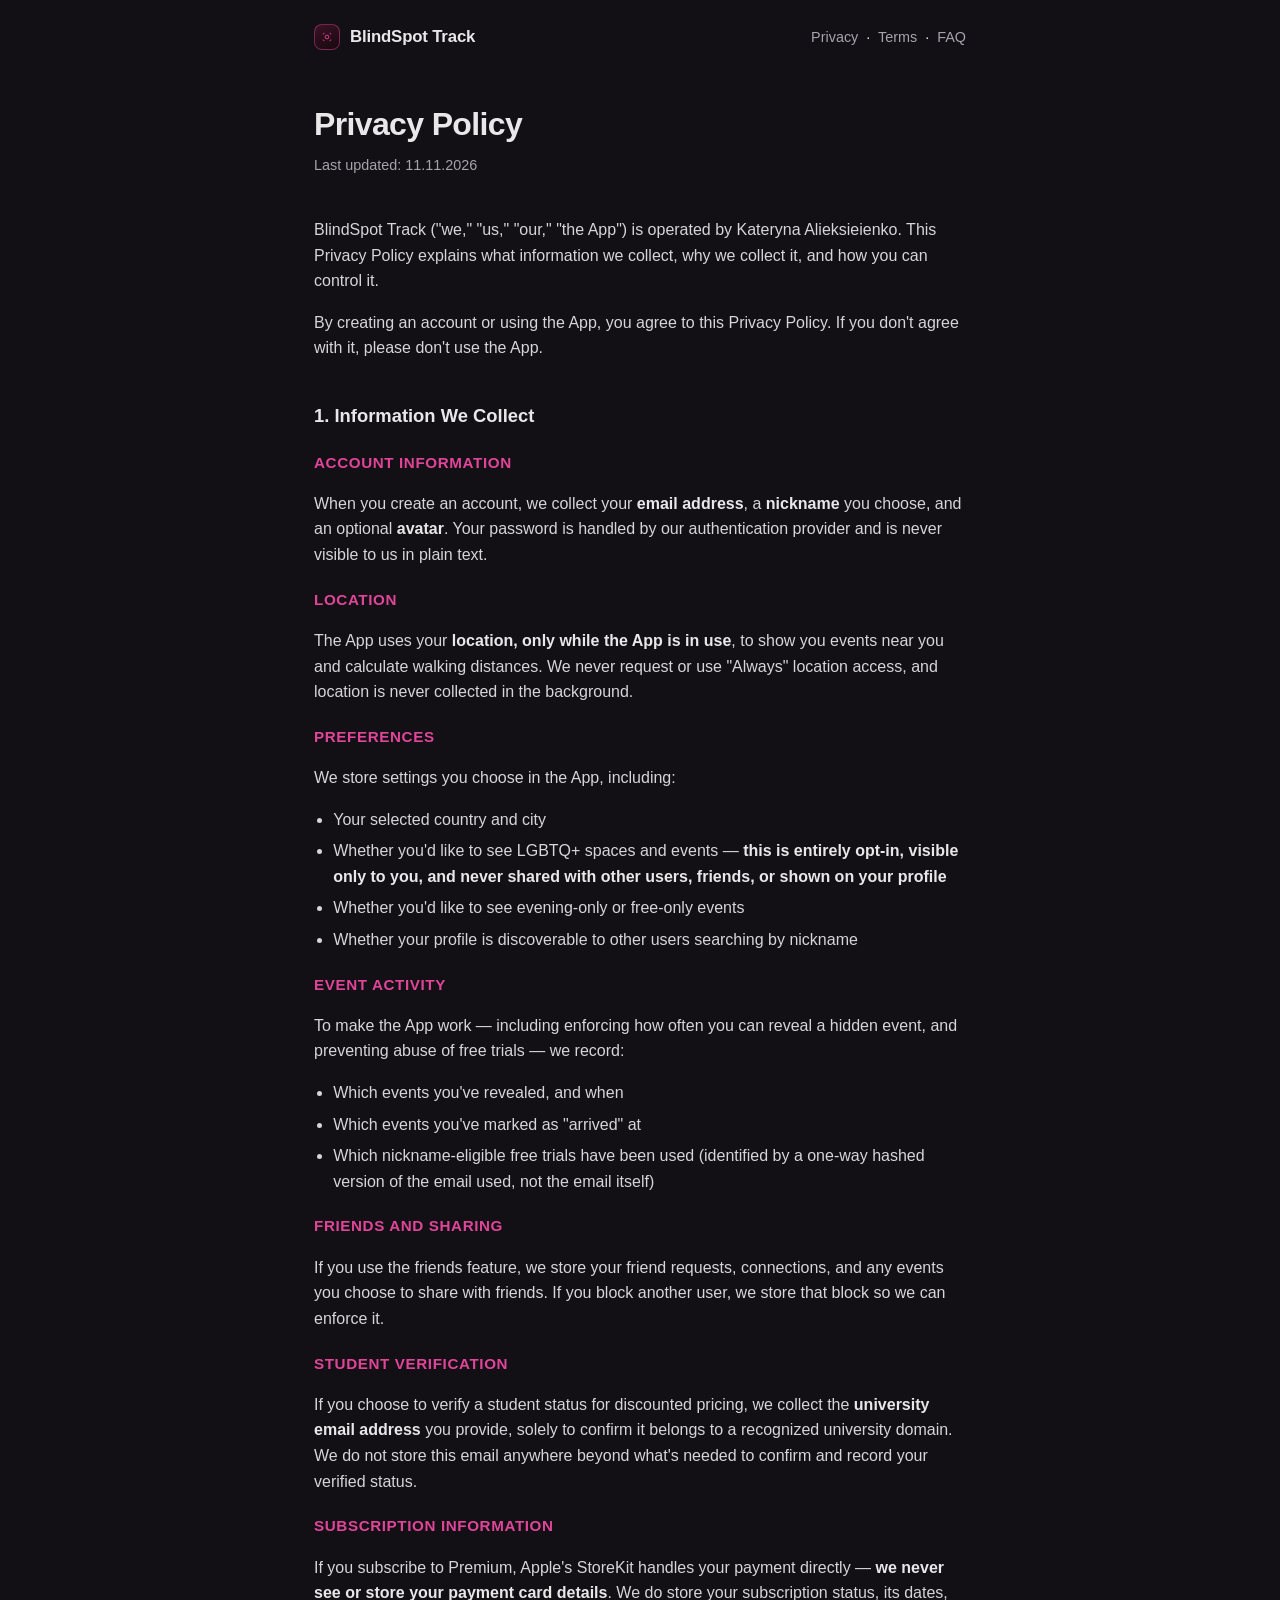
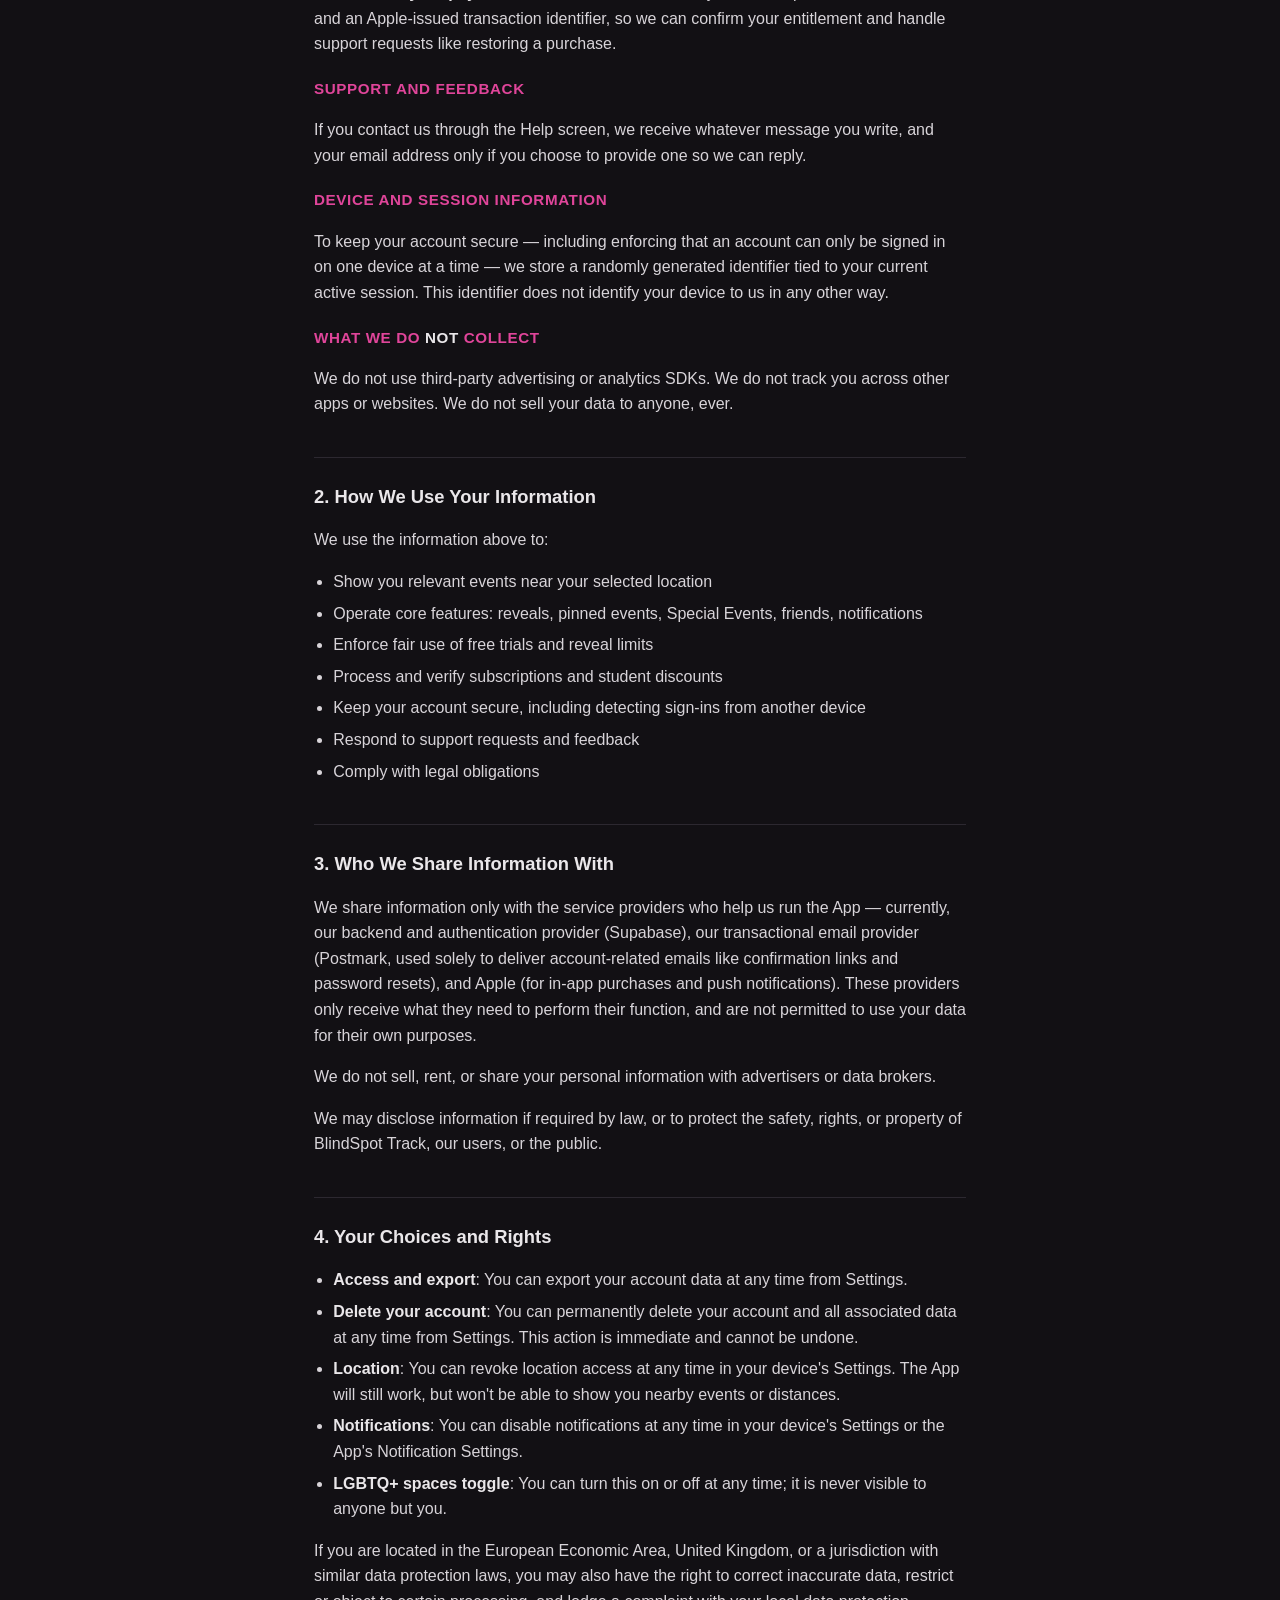
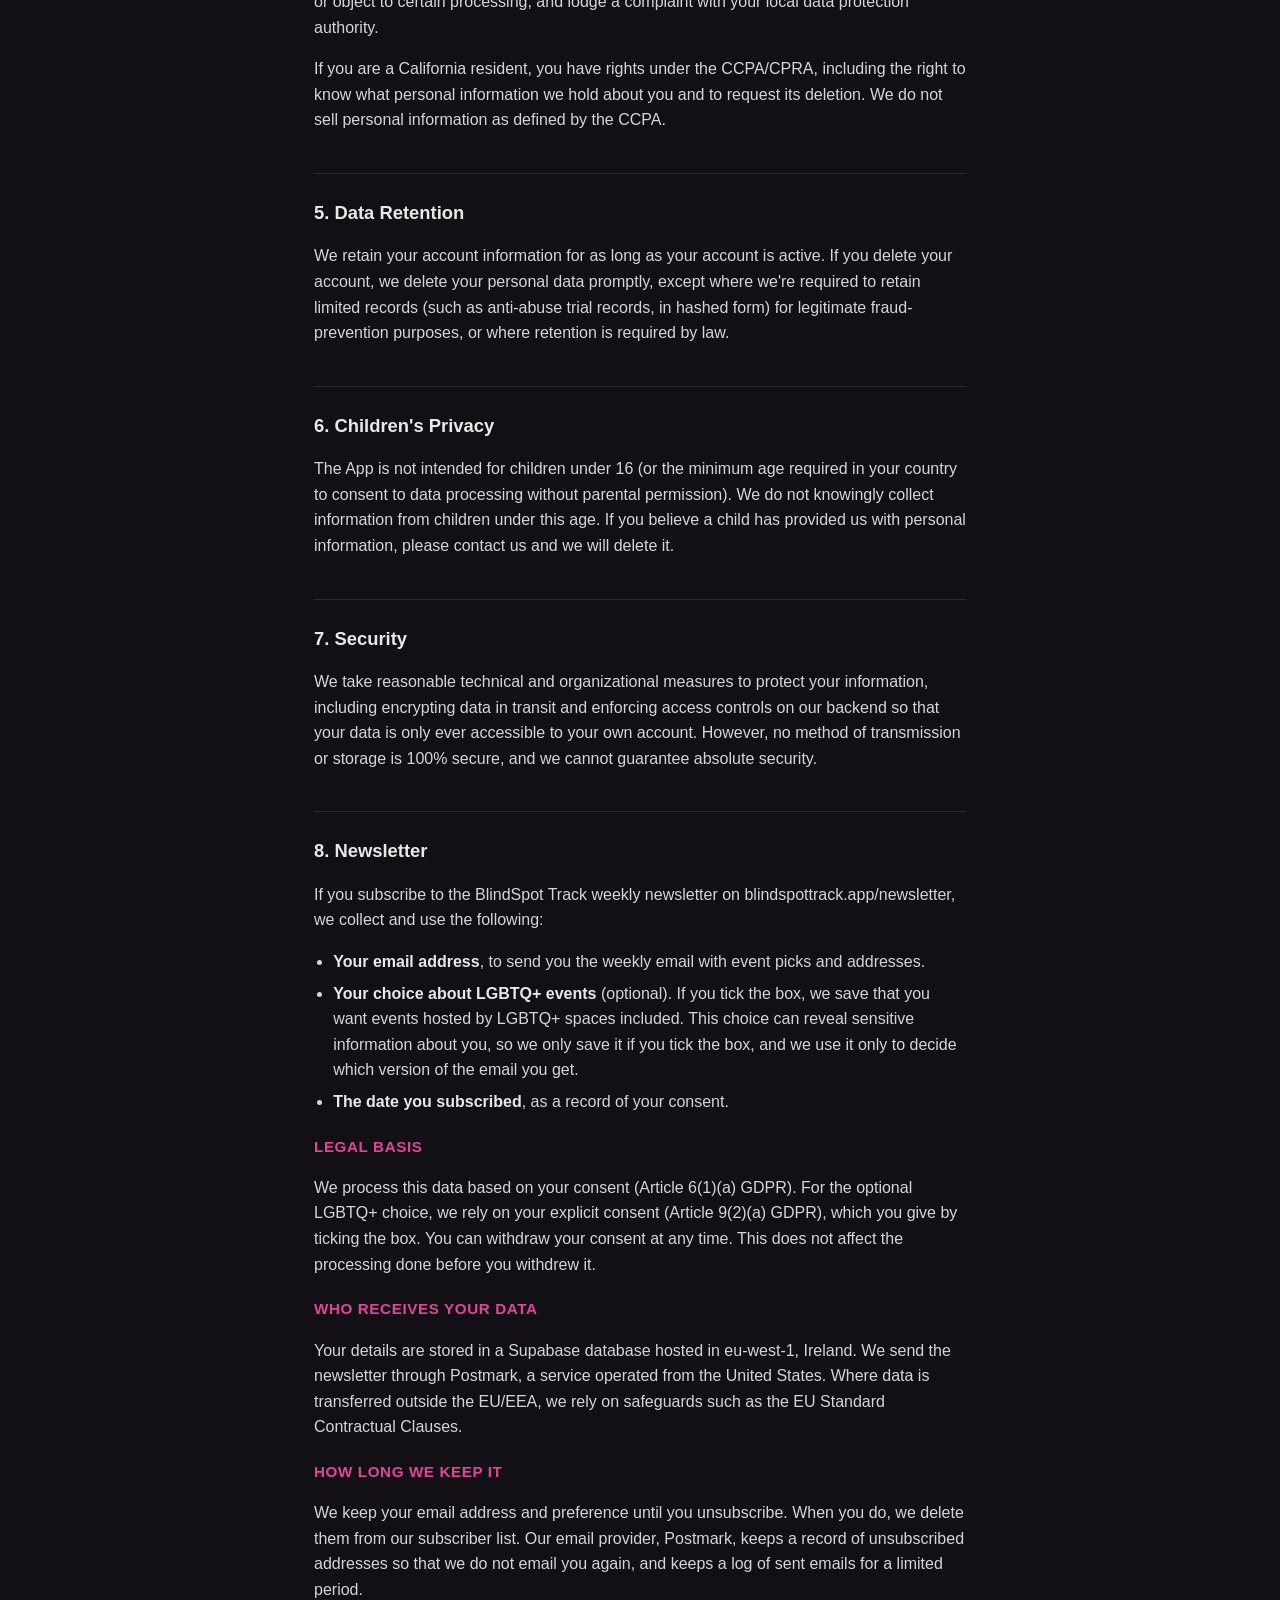
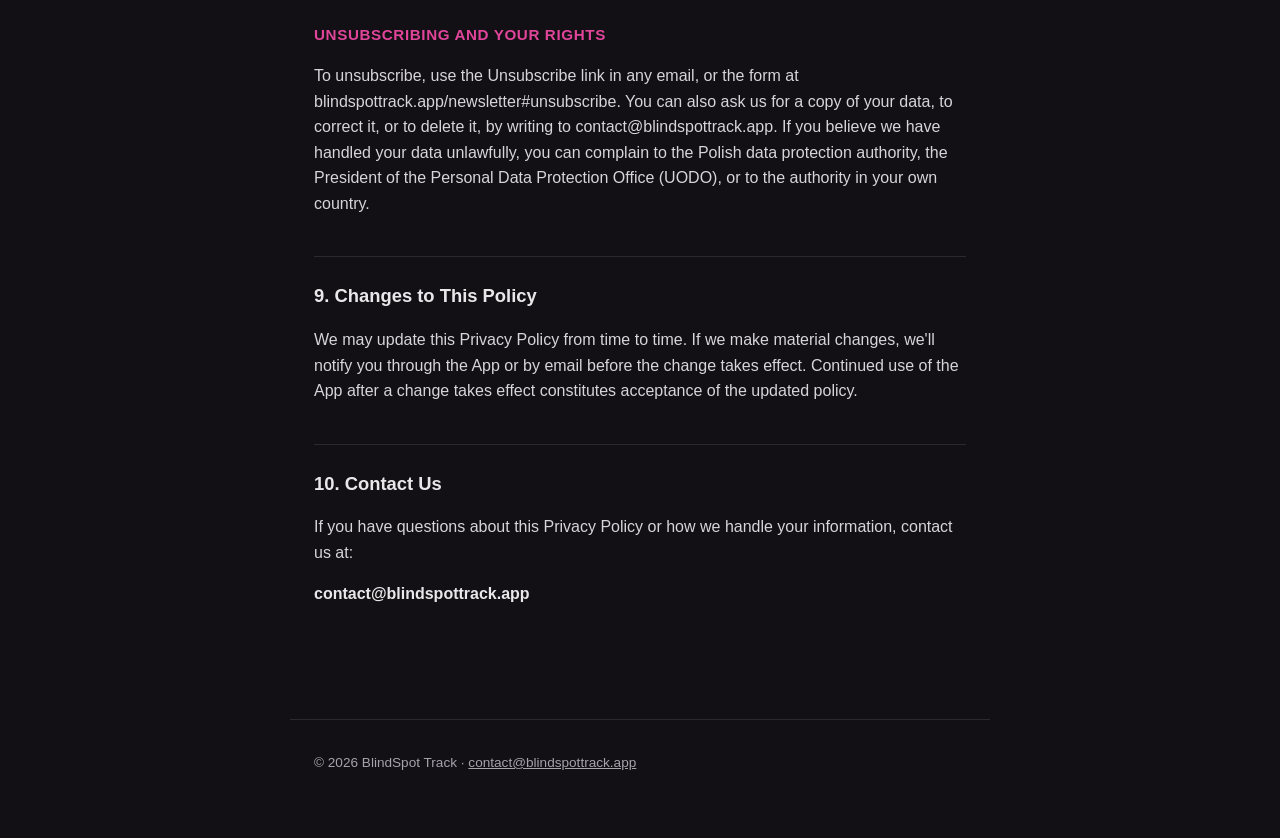
<file: privacy.html>
<!doctype html>
<html lang="en">
<head>
<meta charset="utf-8">
<meta name="viewport" content="width=device-width, initial-scale=1">
<title>Privacy Policy — BlindSpot Track</title>
<meta name="description" content="How BlindSpot Track collects, uses, and protects your information.">
<link rel="stylesheet" href="/style.css">
<link rel="icon" type="image/png" sizes="32x32" href="/favicon-32x32.png">
<link rel="icon" type="image/png" sizes="16x16" href="/favicon-16x16.png">
<link rel="icon" href="/favicon.ico" sizes="any">
<link rel="apple-touch-icon" href="/apple-touch-icon.png">
</head>
<body>
<header class="site">
  <a class="brand" href="/">
    <span class="mark">
      <svg viewBox="0 0 24 24" fill="none" xmlns="http://www.w3.org/2000/svg">
        <circle cx="12" cy="12" r="3.2" stroke="#e0459a" stroke-width="1.6"/>
        <path d="M7 5.5c-1 0-1.5.5-1.5 1.5M17 5.5c1 0 1.5.5 1.5 1.5M7 18.5c-1 0-1.5-.5-1.5-1.5M17 18.5c1 0 1.5-.5 1.5-1.5" stroke="#e0459a" stroke-width="1.6" stroke-linecap="round"/>
      </svg>
    </span>
    BlindSpot Track
  </a>
  <nav class="crumbs">
    <a href="/privacy">Privacy</a> &nbsp;·&nbsp; <a href="/terms">Terms</a> &nbsp;·&nbsp; <a href="/faq">FAQ</a>
  </nav>
</header>
<main class="wrap">
<h1>Privacy Policy</h1>
<p class="updated">Last updated: 11.11.2026</p>
<p>BlindSpot Track ("we," "us," "our," "the App") is operated by Kateryna Alieksieienko. This Privacy Policy explains what information we collect, why we collect it, and how you can control it.</p>
<p>By creating an account or using the App, you agree to this Privacy Policy. If you don't agree with it, please don't use the App.</p>
<h2>1. Information We Collect</h2>
<h3>Account information</h3>
<p>When you create an account, we collect your <strong>email address</strong>, a <strong>nickname</strong> you choose, and an optional <strong>avatar</strong>. Your password is handled by our authentication provider and is never visible to us in plain text.</p>
<h3>Location</h3>
<p>The App uses your <strong>location, only while the App is in use</strong>, to show you events near you and calculate walking distances. We never request or use "Always" location access, and location is never collected in the background.</p>
<h3>Preferences</h3>
<p>We store settings you choose in the App, including:</p>
<ul>
<li>Your selected country and city</li>
<li>Whether you'd like to see LGBTQ+ spaces and events — <strong>this is entirely opt-in, visible only to you, and never shared with other users, friends, or shown on your profile</strong></li>
<li>Whether you'd like to see evening-only or free-only events</li>
<li>Whether your profile is discoverable to other users searching by nickname</li>
</ul>
<h3>Event activity</h3>
<p>To make the App work — including enforcing how often you can reveal a hidden event, and preventing abuse of free trials — we record:</p>
<ul>
<li>Which events you've revealed, and when</li>
<li>Which events you've marked as "arrived" at</li>
<li>Which nickname-eligible free trials have been used (identified by a one-way hashed version of the email used, not the email itself)</li>
</ul>
<h3>Friends and sharing</h3>
<p>If you use the friends feature, we store your friend requests, connections, and any events you choose to share with friends. If you block another user, we store that block so we can enforce it.</p>
<h3>Student verification</h3>
<p>If you choose to verify a student status for discounted pricing, we collect the <strong>university email address</strong> you provide, solely to confirm it belongs to a recognized university domain. We do not store this email anywhere beyond what's needed to confirm and record your verified status.</p>
<h3>Subscription information</h3>
<p>If you subscribe to Premium, Apple's StoreKit handles your payment directly — <strong>we never see or store your payment card details</strong>. We do store your subscription status, its dates, and an Apple-issued transaction identifier, so we can confirm your entitlement and handle support requests like restoring a purchase.</p>
<h3>Support and feedback</h3>
<p>If you contact us through the Help screen, we receive whatever message you write, and your email address only if you choose to provide one so we can reply.</p>
<h3>Device and session information</h3>
<p>To keep your account secure — including enforcing that an account can only be signed in on one device at a time — we store a randomly generated identifier tied to your current active session. This identifier does not identify your device to us in any other way.</p>
<h3>What we do <strong>not</strong> collect</h3>
<p>We do not use third-party advertising or analytics SDKs. We do not track you across other apps or websites. We do not sell your data to anyone, ever.</p>
<h2>2. How We Use Your Information</h2>
<p>We use the information above to:</p>
<ul>
<li>Show you relevant events near your selected location</li>
<li>Operate core features: reveals, pinned events, Special Events, friends, notifications</li>
<li>Enforce fair use of free trials and reveal limits</li>
<li>Process and verify subscriptions and student discounts</li>
<li>Keep your account secure, including detecting sign-ins from another device</li>
<li>Respond to support requests and feedback</li>
<li>Comply with legal obligations</li>
</ul>
<h2>3. Who We Share Information With</h2>
<p>We share information only with the service providers who help us run the App — currently, our backend and authentication provider (Supabase), our transactional email provider (Postmark, used solely to deliver account-related emails like confirmation links and password resets), and Apple (for in-app purchases and push notifications). These providers only receive what they need to perform their function, and are not permitted to use your data for their own purposes.</p>
<p>We do not sell, rent, or share your personal information with advertisers or data brokers.</p>
<p>We may disclose information if required by law, or to protect the safety, rights, or property of BlindSpot Track, our users, or the public.</p>
<h2>4. Your Choices and Rights</h2>
<ul>
<li><strong>Access and export</strong>: You can export your account data at any time from Settings.</li>
<li><strong>Delete your account</strong>: You can permanently delete your account and all associated data at any time from Settings. This action is immediate and cannot be undone.</li>
<li><strong>Location</strong>: You can revoke location access at any time in your device's Settings. The App will still work, but won't be able to show you nearby events or distances.</li>
<li><strong>Notifications</strong>: You can disable notifications at any time in your device's Settings or the App's Notification Settings.</li>
<li><strong>LGBTQ+ spaces toggle</strong>: You can turn this on or off at any time; it is never visible to anyone but you.</li>
</ul>
<p>If you are located in the European Economic Area, United Kingdom, or a jurisdiction with similar data protection laws, you may also have the right to correct inaccurate data, restrict or object to certain processing, and lodge a complaint with your local data protection authority.</p>
<p>If you are a California resident, you have rights under the CCPA/CPRA, including the right to know what personal information we hold about you and to request its deletion. We do not sell personal information as defined by the CCPA.</p>
<h2>5. Data Retention</h2>
<p>We retain your account information for as long as your account is active. If you delete your account, we delete your personal data promptly, except where we're required to retain limited records (such as anti-abuse trial records, in hashed form) for legitimate fraud-prevention purposes, or where retention is required by law.</p>
<h2>6. Children's Privacy</h2>
<p>The App is not intended for children under 16 (or the minimum age required in your country to consent to data processing without parental permission). We do not knowingly collect information from children under this age. If you believe a child has provided us with personal information, please contact us and we will delete it.</p>
<h2>7. Security</h2>
<p>We take reasonable technical and organizational measures to protect your information, including encrypting data in transit and enforcing access controls on our backend so that your data is only ever accessible to your own account. However, no method of transmission or storage is 100% secure, and we cannot guarantee absolute security.</p>
<h2>8. Newsletter</h2>
<p>If you subscribe to the BlindSpot Track weekly newsletter on blindspottrack.app/newsletter, we collect and use the following:</p>
<ul>
  <li><strong>Your email address</strong>, to send you the weekly email with event picks and addresses.</li>
  <li><strong>Your choice about LGBTQ+ events</strong> (optional). If you tick the box, we save that you want events hosted by LGBTQ+ spaces included. This choice can reveal sensitive information about you, so we only save it if you tick the box, and we use it only to decide which version of the email you get.</li>
  <li><strong>The date you subscribed</strong>, as a record of your consent.</li>
</ul>

<h3>Legal basis</h3>
<p>We process this data based on your consent (Article 6(1)(a) GDPR). For the optional LGBTQ+ choice, we rely on your explicit consent (Article 9(2)(a) GDPR), which you give by ticking the box. You can withdraw your consent at any time. This does not affect the processing done before you withdrew it.</p>

<h3>Who receives your data</h3>
<p>Your details are stored in a Supabase database hosted in eu-west-1, Ireland. We send the newsletter through Postmark, a service operated from the United States. Where data is transferred outside the EU/EEA, we rely on safeguards such as the EU Standard Contractual Clauses.</p>

<h3>How long we keep it</h3>
<p>We keep your email address and preference until you unsubscribe. When you do, we delete them from our subscriber list. Our email provider, Postmark, keeps a record of unsubscribed addresses so that we do not email you again, and keeps a log of sent emails for a limited period.</p>
  
<h3>Unsubscribing and your rights</h3>
<p>To unsubscribe, use the Unsubscribe link in any email, or the form at blindspottrack.app/newsletter#unsubscribe. You can also ask us for a copy of your data, to correct it, or to delete it, by writing to contact@blindspottrack.app. If you believe we have handled your data unlawfully, you can complain to the Polish data protection authority, the President of the Personal Data Protection Office (UODO), or to the authority in your own country.</p>
<h2>9. Changes to This Policy</h2>
<p>We may update this Privacy Policy from time to time. If we make material changes, we'll notify you through the App or by email before the change takes effect. Continued use of the App after a change takes effect constitutes acceptance of the updated policy.</p>
<h2>10. Contact Us</h2>
<p>If you have questions about this Privacy Policy or how we handle your information, contact us at:</p>
<p><strong>contact@blindspottrack.app</strong></p></main>
<footer class="site">
  © 2026 BlindSpot Track · <a href="mailto:contact@blindspottrack.app">contact@blindspottrack.app</a>
</footer>
</body>
</html>
</file>
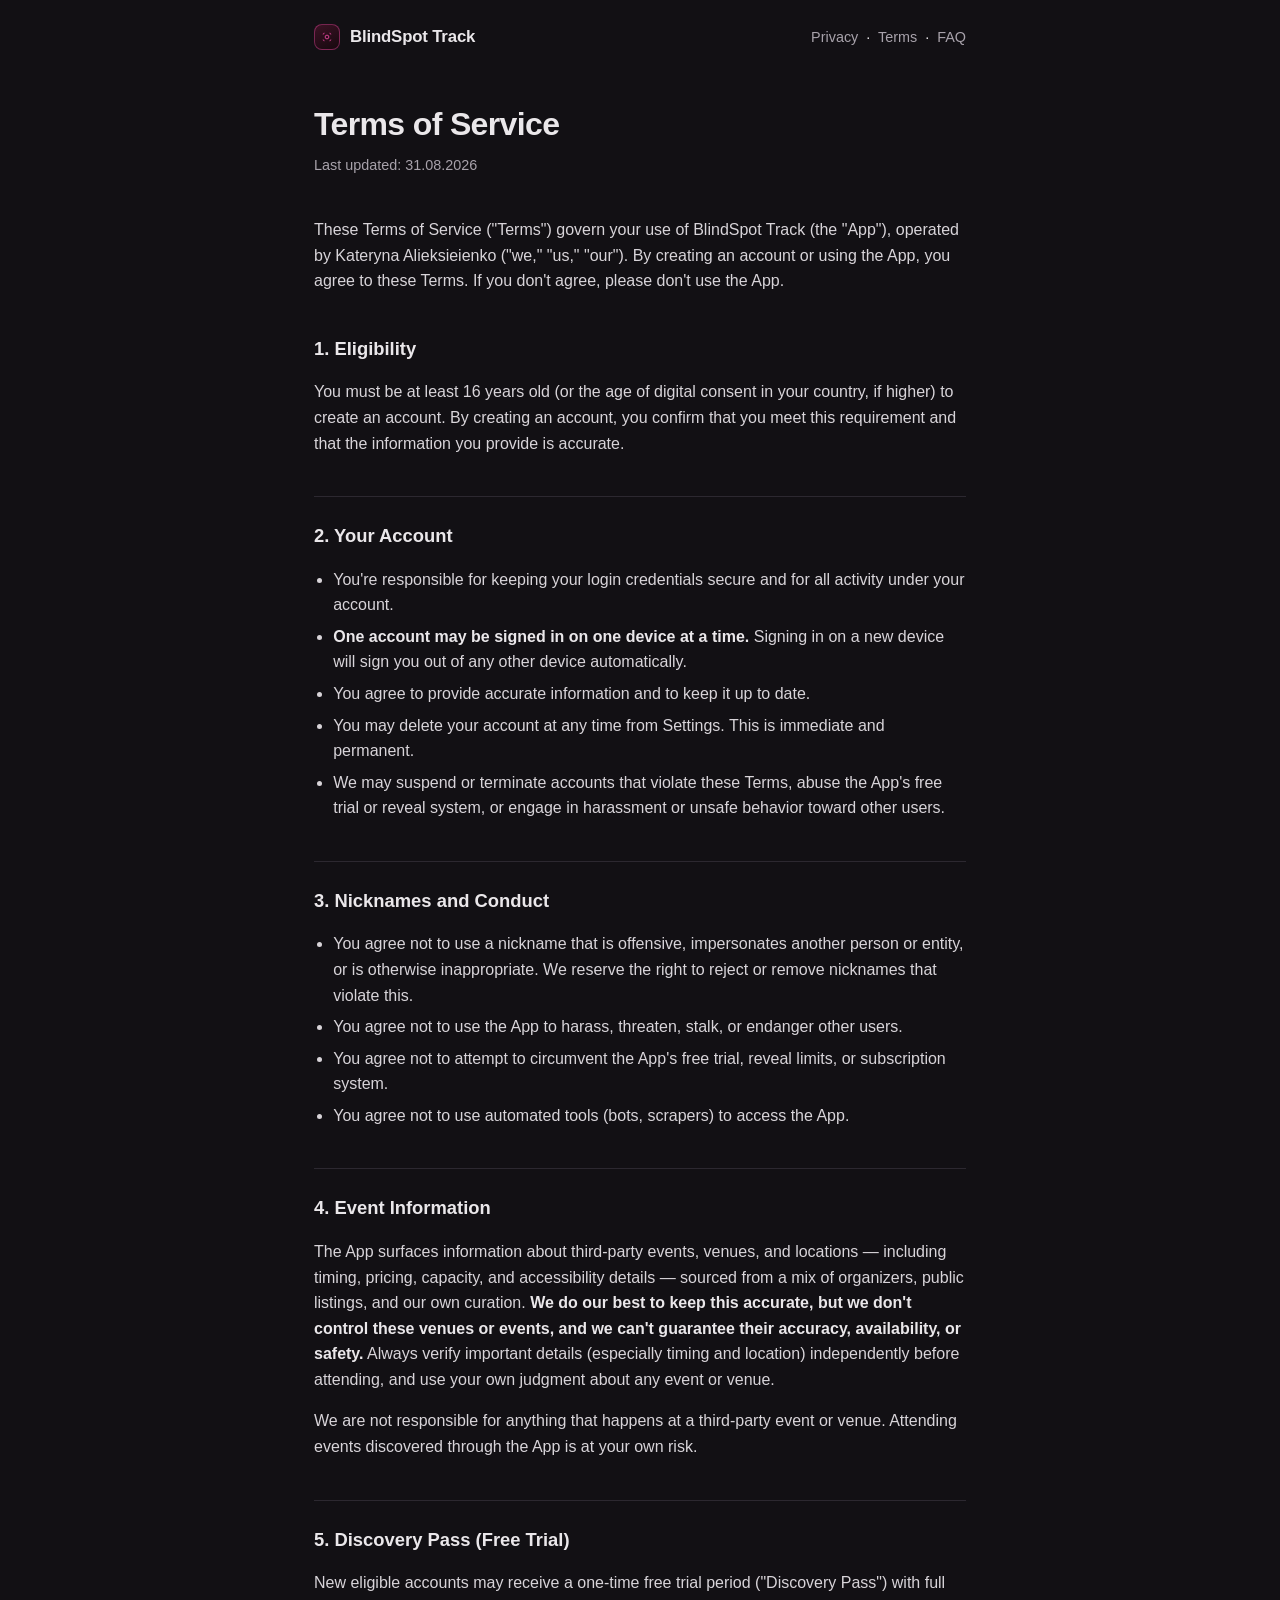
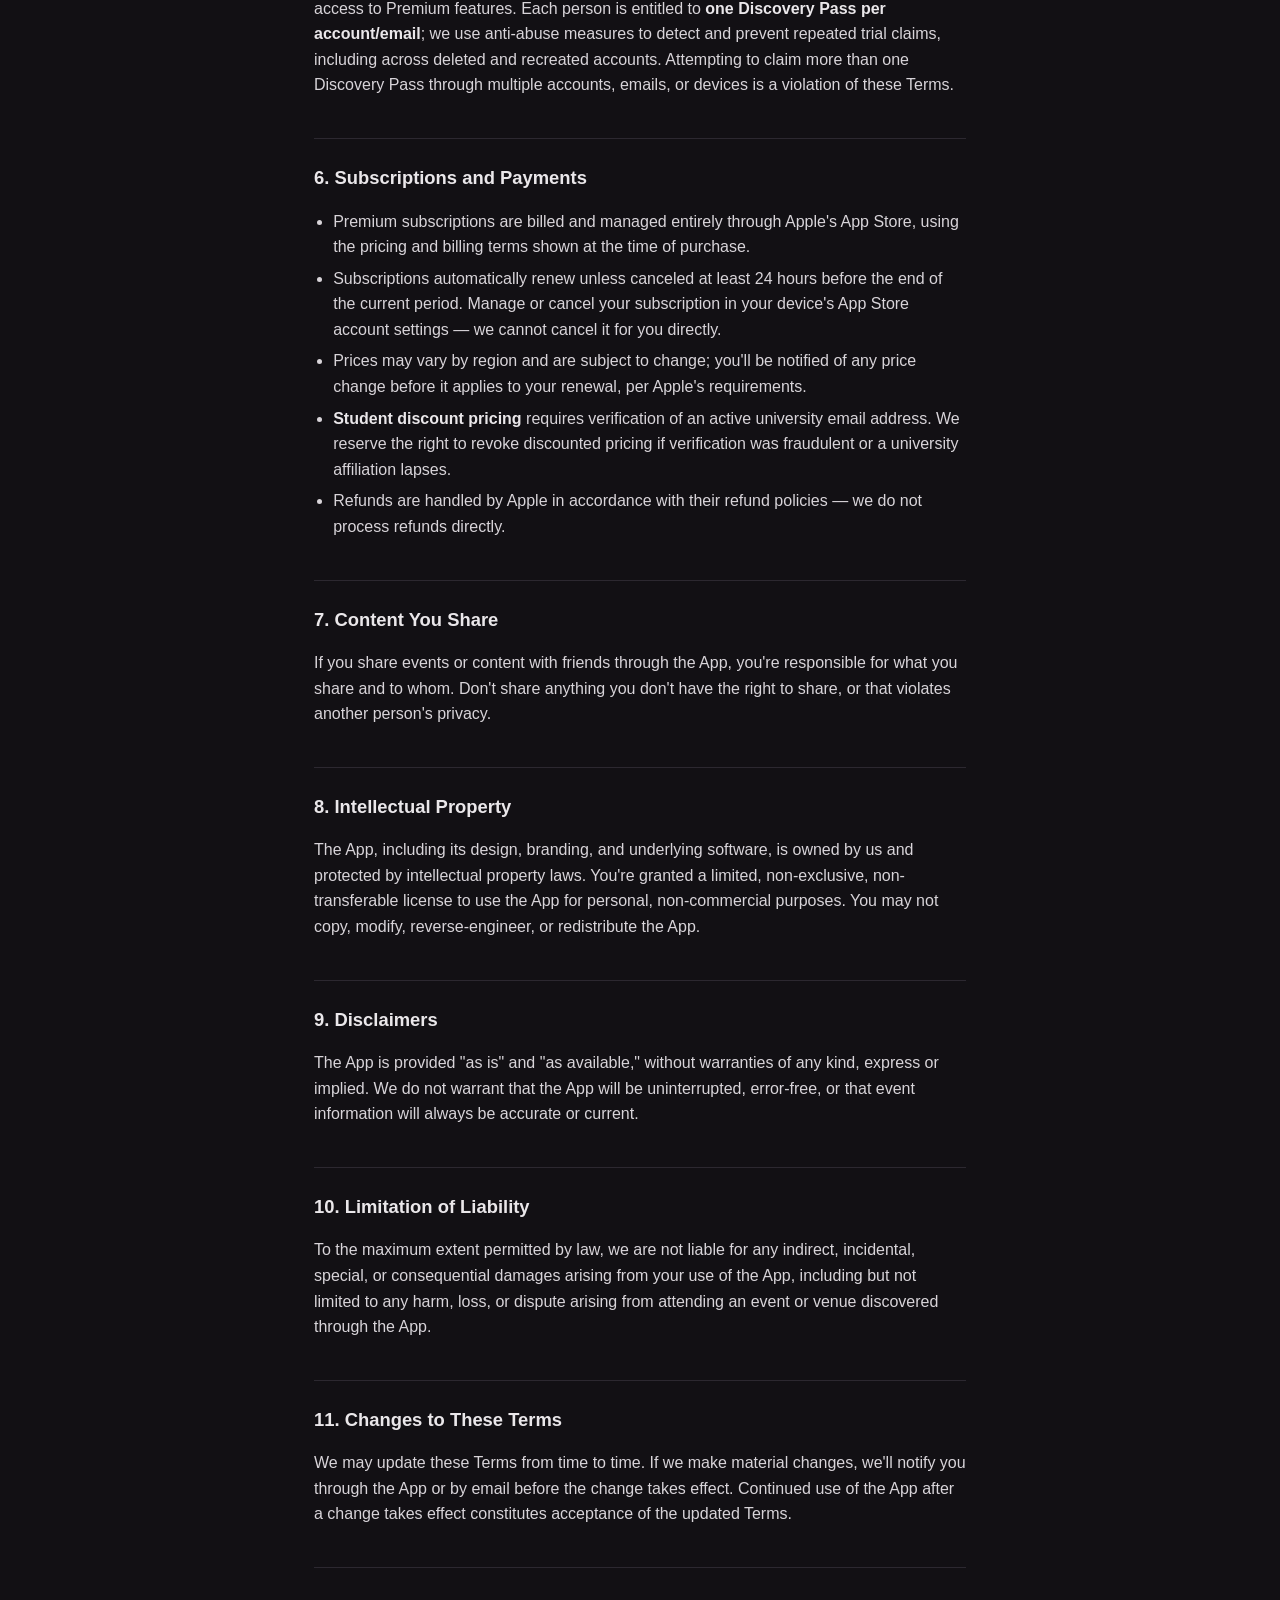
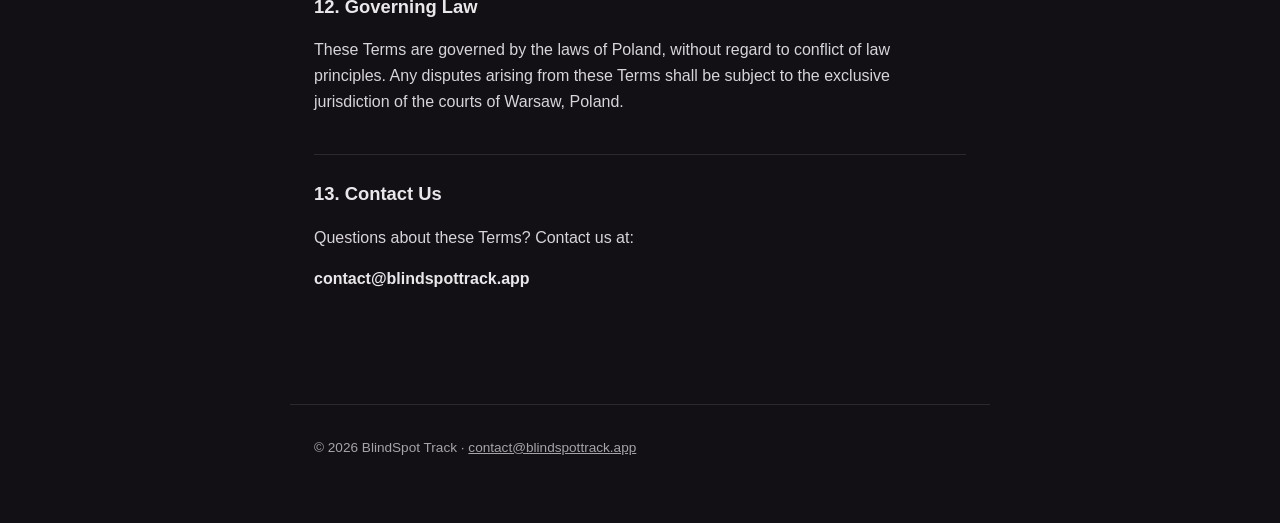
<file: terms.html>
<!doctype html>
<html lang="en">
<head>
<meta charset="utf-8">
<meta name="viewport" content="width=device-width, initial-scale=1">
<title>Terms of Service — BlindSpot Track</title>
<meta name="description" content="The terms that govern your use of BlindSpot Track.">
<link rel="stylesheet" href="/style.css">
<link rel="icon" type="image/png" sizes="32x32" href="/favicon-32x32.png">
<link rel="icon" type="image/png" sizes="16x16" href="/favicon-16x16.png">
<link rel="icon" href="/favicon.ico" sizes="any">
<link rel="apple-touch-icon" href="/apple-touch-icon.png">
</head>
<body>
<header class="site">
  <a class="brand" href="/">
    <span class="mark">
      <svg viewBox="0 0 24 24" fill="none" xmlns="http://www.w3.org/2000/svg">
        <circle cx="12" cy="12" r="3.2" stroke="#e0459a" stroke-width="1.6"/>
        <path d="M7 5.5c-1 0-1.5.5-1.5 1.5M17 5.5c1 0 1.5.5 1.5 1.5M7 18.5c-1 0-1.5-.5-1.5-1.5M17 18.5c1 0 1.5-.5 1.5-1.5" stroke="#e0459a" stroke-width="1.6" stroke-linecap="round"/>
      </svg>
    </span>
    BlindSpot Track
  </a>
  <nav class="crumbs">
    <a href="/privacy">Privacy</a> &nbsp;·&nbsp; <a href="/terms">Terms</a> &nbsp;·&nbsp; <a href="/faq">FAQ</a>
  </nav>
</header>
<main class="wrap">
<h1>Terms of Service</h1>
<p class="updated">Last updated: 31.08.2026</p>
<p>These Terms of Service ("Terms") govern your use of BlindSpot Track (the "App"), operated by Kateryna Alieksieienko ("we," "us," "our"). By creating an account or using the App, you agree to these Terms. If you don't agree, please don't use the App.</p>
<h2>1. Eligibility</h2>
<p>You must be at least 16 years old (or the age of digital consent in your country, if higher) to create an account. By creating an account, you confirm that you meet this requirement and that the information you provide is accurate.</p>
<h2>2. Your Account</h2>
<ul>
<li>You're responsible for keeping your login credentials secure and for all activity under your account.</li>
<li><strong>One account may be signed in on one device at a time.</strong> Signing in on a new device will sign you out of any other device automatically.</li>
<li>You agree to provide accurate information and to keep it up to date.</li>
<li>You may delete your account at any time from Settings. This is immediate and permanent.</li>
<li>We may suspend or terminate accounts that violate these Terms, abuse the App's free trial or reveal system, or engage in harassment or unsafe behavior toward other users.</li>
</ul>
<h2>3. Nicknames and Conduct</h2>
<ul>
<li>You agree not to use a nickname that is offensive, impersonates another person or entity, or is otherwise inappropriate. We reserve the right to reject or remove nicknames that violate this.</li>
<li>You agree not to use the App to harass, threaten, stalk, or endanger other users.</li>
<li>You agree not to attempt to circumvent the App's free trial, reveal limits, or subscription system.</li>
<li>You agree not to use automated tools (bots, scrapers) to access the App.</li>
</ul>
<h2>4. Event Information</h2>
<p>The App surfaces information about third-party events, venues, and locations — including timing, pricing, capacity, and accessibility details — sourced from a mix of organizers, public listings, and our own curation. <strong>We do our best to keep this accurate, but we don't control these venues or events, and we can't guarantee their accuracy, availability, or safety.</strong> Always verify important details (especially timing and location) independently before attending, and use your own judgment about any event or venue.</p>
<p>We are not responsible for anything that happens at a third-party event or venue. Attending events discovered through the App is at your own risk.</p>
<h2>5. Discovery Pass (Free Trial)</h2>
<p>New eligible accounts may receive a one-time free trial period ("Discovery Pass") with full access to Premium features. Each person is entitled to <strong>one Discovery Pass per account/email</strong>; we use anti-abuse measures to detect and prevent repeated trial claims, including across deleted and recreated accounts. Attempting to claim more than one Discovery Pass through multiple accounts, emails, or devices is a violation of these Terms.</p>
<h2>6. Subscriptions and Payments</h2>
<ul>
<li>Premium subscriptions are billed and managed entirely through Apple's App Store, using the pricing and billing terms shown at the time of purchase.</li>
<li>Subscriptions automatically renew unless canceled at least 24 hours before the end of the current period. Manage or cancel your subscription in your device's App Store account settings — we cannot cancel it for you directly.</li>
<li>Prices may vary by region and are subject to change; you'll be notified of any price change before it applies to your renewal, per Apple's requirements.</li>
<li><strong>Student discount pricing</strong> requires verification of an active university email address. We reserve the right to revoke discounted pricing if verification was fraudulent or a university affiliation lapses.</li>
<li>Refunds are handled by Apple in accordance with their refund policies — we do not process refunds directly.</li>
</ul>
<h2>7. Content You Share</h2>
<p>If you share events or content with friends through the App, you're responsible for what you share and to whom. Don't share anything you don't have the right to share, or that violates another person's privacy.</p>
<h2>8. Intellectual Property</h2>
<p>The App, including its design, branding, and underlying software, is owned by us and protected by intellectual property laws. You're granted a limited, non-exclusive, non-transferable license to use the App for personal, non-commercial purposes. You may not copy, modify, reverse-engineer, or redistribute the App.</p>
<h2>9. Disclaimers</h2>
<p>The App is provided "as is" and "as available," without warranties of any kind, express or implied. We do not warrant that the App will be uninterrupted, error-free, or that event information will always be accurate or current.</p>
<h2>10. Limitation of Liability</h2>
<p>To the maximum extent permitted by law, we are not liable for any indirect, incidental, special, or consequential damages arising from your use of the App, including but not limited to any harm, loss, or dispute arising from attending an event or venue discovered through the App.</p>
<h2>11. Changes to These Terms</h2>
<p>We may update these Terms from time to time. If we make material changes, we'll notify you through the App or by email before the change takes effect. Continued use of the App after a change takes effect constitutes acceptance of the updated Terms.</p>
<h2>12. Governing Law</h2>
<p>These Terms are governed by the laws of Poland, without regard to conflict of law principles. Any disputes arising from these Terms shall be subject to the exclusive jurisdiction of the courts of Warsaw, Poland.</p>
<h2>13. Contact Us</h2>
<p>Questions about these Terms? Contact us at:</p>
<p><strong>contact@blindspottrack.app</strong></p></main>
<footer class="site">
  © 2026 BlindSpot Track · <a href="mailto:contact@blindspottrack.app">contact@blindspottrack.app</a>
</footer>
</body>
</html>
</file>
<file: style.css>
:root {
  --bg: #121014;
  --panel: #1b181d;
  --text: #eae7ea;
  --muted: #a8a2ab;
  --accent: #e0459a;
  --rule: #2c2830;
  --max-width: 700px;
}

* {
  box-sizing: border-box;
}

html {
  color-scheme: dark;
}

body {
  margin: 0;
  background: var(--bg);
  color: var(--text);
  font-family: -apple-system, BlinkMacSystemFont, "Segoe UI", Roboto, Helvetica, Arial, sans-serif;
  line-height: 1.6;
  -webkit-font-smoothing: antialiased;
}

.wrap {
  max-width: var(--max-width);
  margin: 0 auto;
  padding: 48px 24px 96px;
}

header.site {
  display: flex;
  align-items: center;
  justify-content: space-between;
  max-width: var(--max-width);
  margin: 0 auto;
  padding: 24px 24px 0;
}

.brand {
  display: flex;
  align-items: center;
  gap: 10px;
  text-decoration: none;
  color: var(--text);
  font-weight: 700;
  font-size: 1.05rem;
  letter-spacing: -0.01em;
}

.brand .mark {
  width: 26px;
  height: 26px;
  border-radius: 8px;
  background: linear-gradient(155deg, #3a1224, #17090f);
  border: 1px solid rgba(224, 69, 154, 0.45);
  display: grid;
  place-items: center;
}

.brand .mark svg {
  width: 14px;
  height: 14px;
}

nav.crumbs {
  font-size: 0.9rem;
}

nav.crumbs a {
  color: var(--muted);
  text-decoration: none;
}

nav.crumbs a:hover,
nav.crumbs a:focus-visible {
  color: var(--accent);
}

h1 {
  font-size: 2rem;
  letter-spacing: -0.02em;
  margin: 0 0 4px;
}

.updated {
  color: var(--muted);
  font-size: 0.9rem;
  margin: 0 0 40px;
}

h2 {
  font-size: 1.15rem;
  margin: 40px 0 12px;
  padding-top: 24px;
  border-top: 1px solid var(--rule);
}

h2:first-of-type {
  border-top: none;
  padding-top: 0;
}

h3 {
  font-size: 0.95rem;
  color: var(--accent);
  margin: 20px 0 6px;
  text-transform: uppercase;
  letter-spacing: 0.04em;
}

p, li {
  color: #d8d4d9;
  font-size: 1rem;
}

strong {
  color: var(--text);
}

a {
  color: var(--accent);
}

ul {
  padding-left: 1.2em;
}

li + li {
  margin-top: 6px;
}

hr {
  display: none;
}

code {
  background: var(--panel);
  padding: 2px 6px;
  border-radius: 4px;
  font-size: 0.9em;
}

footer.site {
  max-width: var(--max-width);
  margin: 0 auto;
  padding: 32px 24px 64px;
  color: var(--muted);
  font-size: 0.85rem;
  border-top: 1px solid var(--rule);
}

footer.site a {
  color: var(--muted);
}

footer.site a:hover,
footer.site a:focus-visible {
  color: var(--accent);
}

details.faq {
  background: var(--panel);
  border: 1px solid var(--rule);
  border-radius: 12px;
  padding: 14px 16px;
  margin-bottom: 10px;
}

details.faq summary {
  cursor: pointer;
  font-weight: 600;
  color: var(--text);
  list-style: none;
  display: flex;
  align-items: center;
  justify-content: space-between;
  gap: 12px;
}

details.faq summary::-webkit-details-marker {
  display: none;
}

details.faq summary::after {
  content: "+";
  color: var(--accent);
  font-size: 1.2rem;
  line-height: 1;
  flex-shrink: 0;
  transition: transform 0.15s ease;
}

details.faq[open] summary::after {
  transform: rotate(45deg);
}

details.faq p {
  margin: 12px 0 0;
  font-size: 0.92rem;
  color: #c9c4cc;
}

.contact-card {
  background: var(--panel);
  border: 1px solid var(--rule);
  border-radius: 12px;
  padding: 16px;
  margin-bottom: 32px;
  display: flex;
  align-items: center;
  justify-content: space-between;
  flex-wrap: wrap;
  gap: 8px;
}

.contact-card a {
  font-weight: 600;
}

.contact-card .note {
  color: var(--muted);
  font-size: 0.85rem;
  width: 100%;
}

@media (max-width: 480px) {
  h1 { font-size: 1.6rem; }
  .wrap { padding-top: 32px; }
}
</file>
